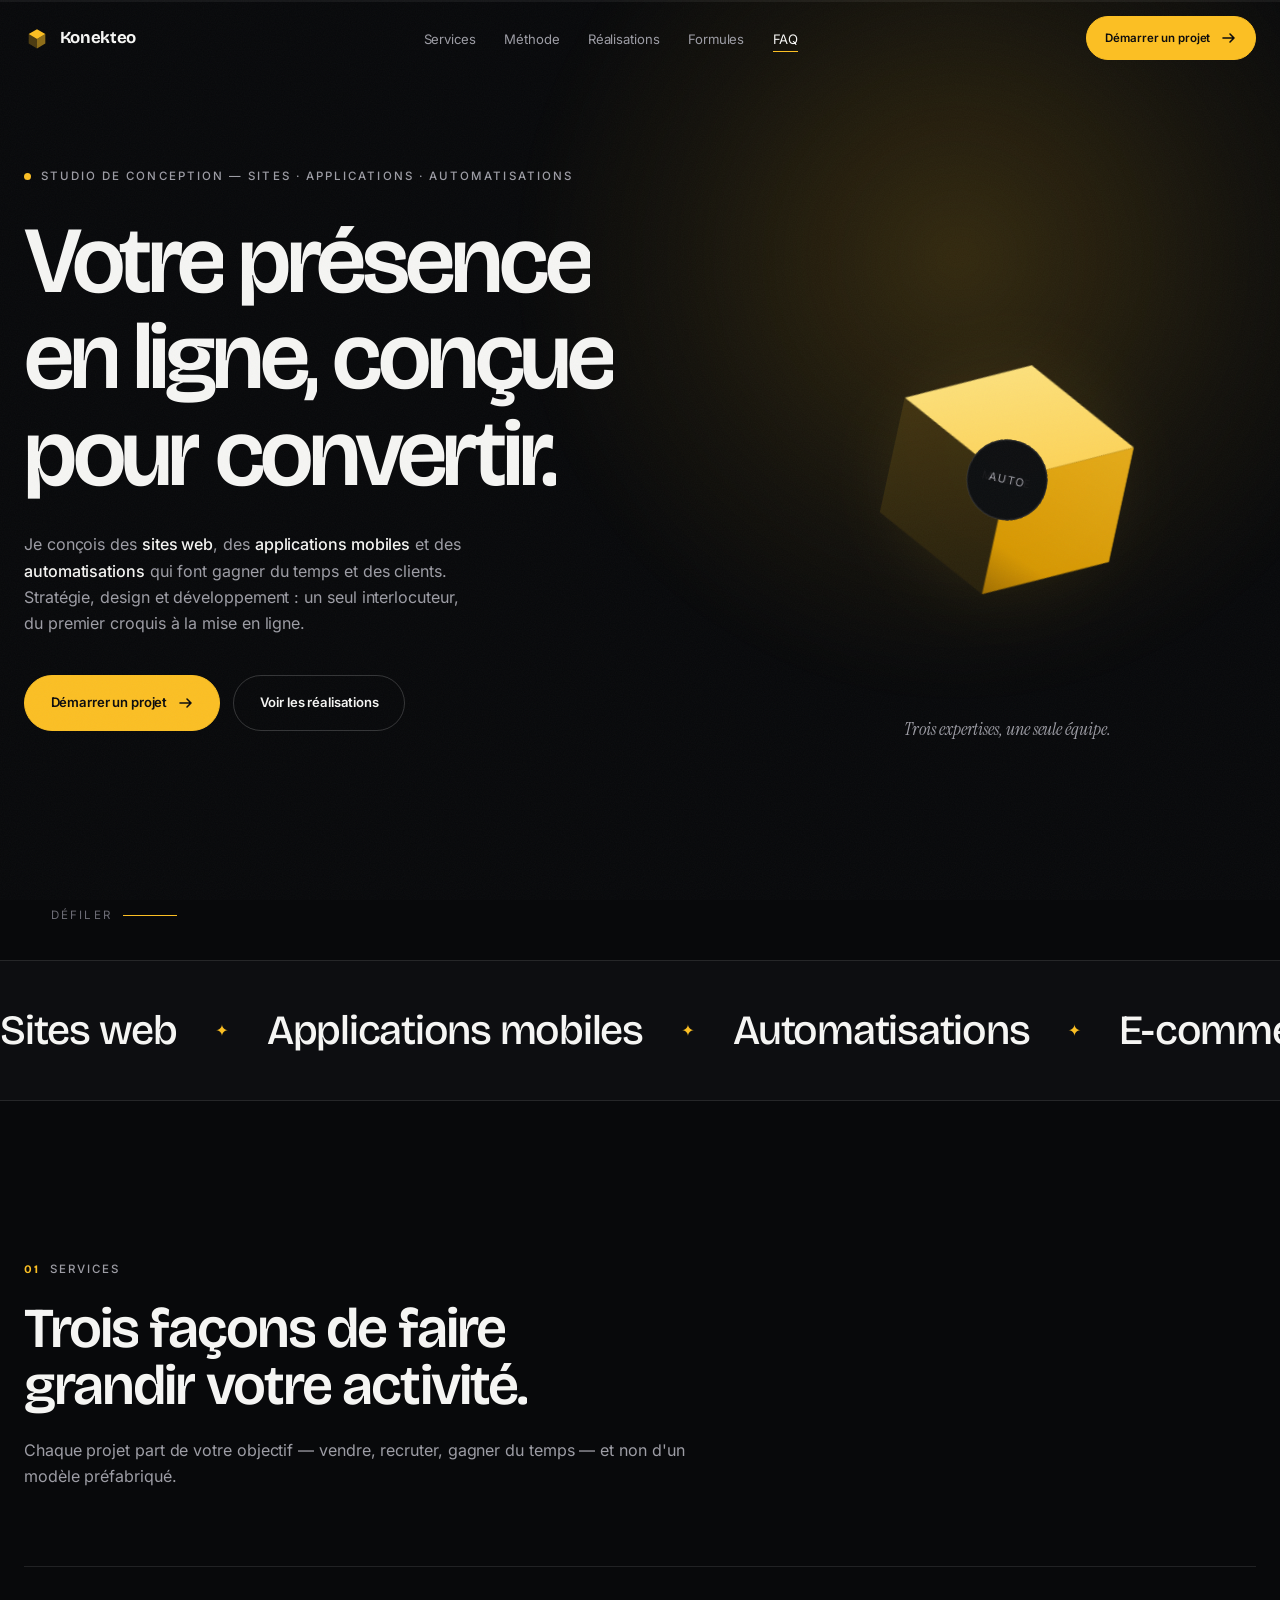
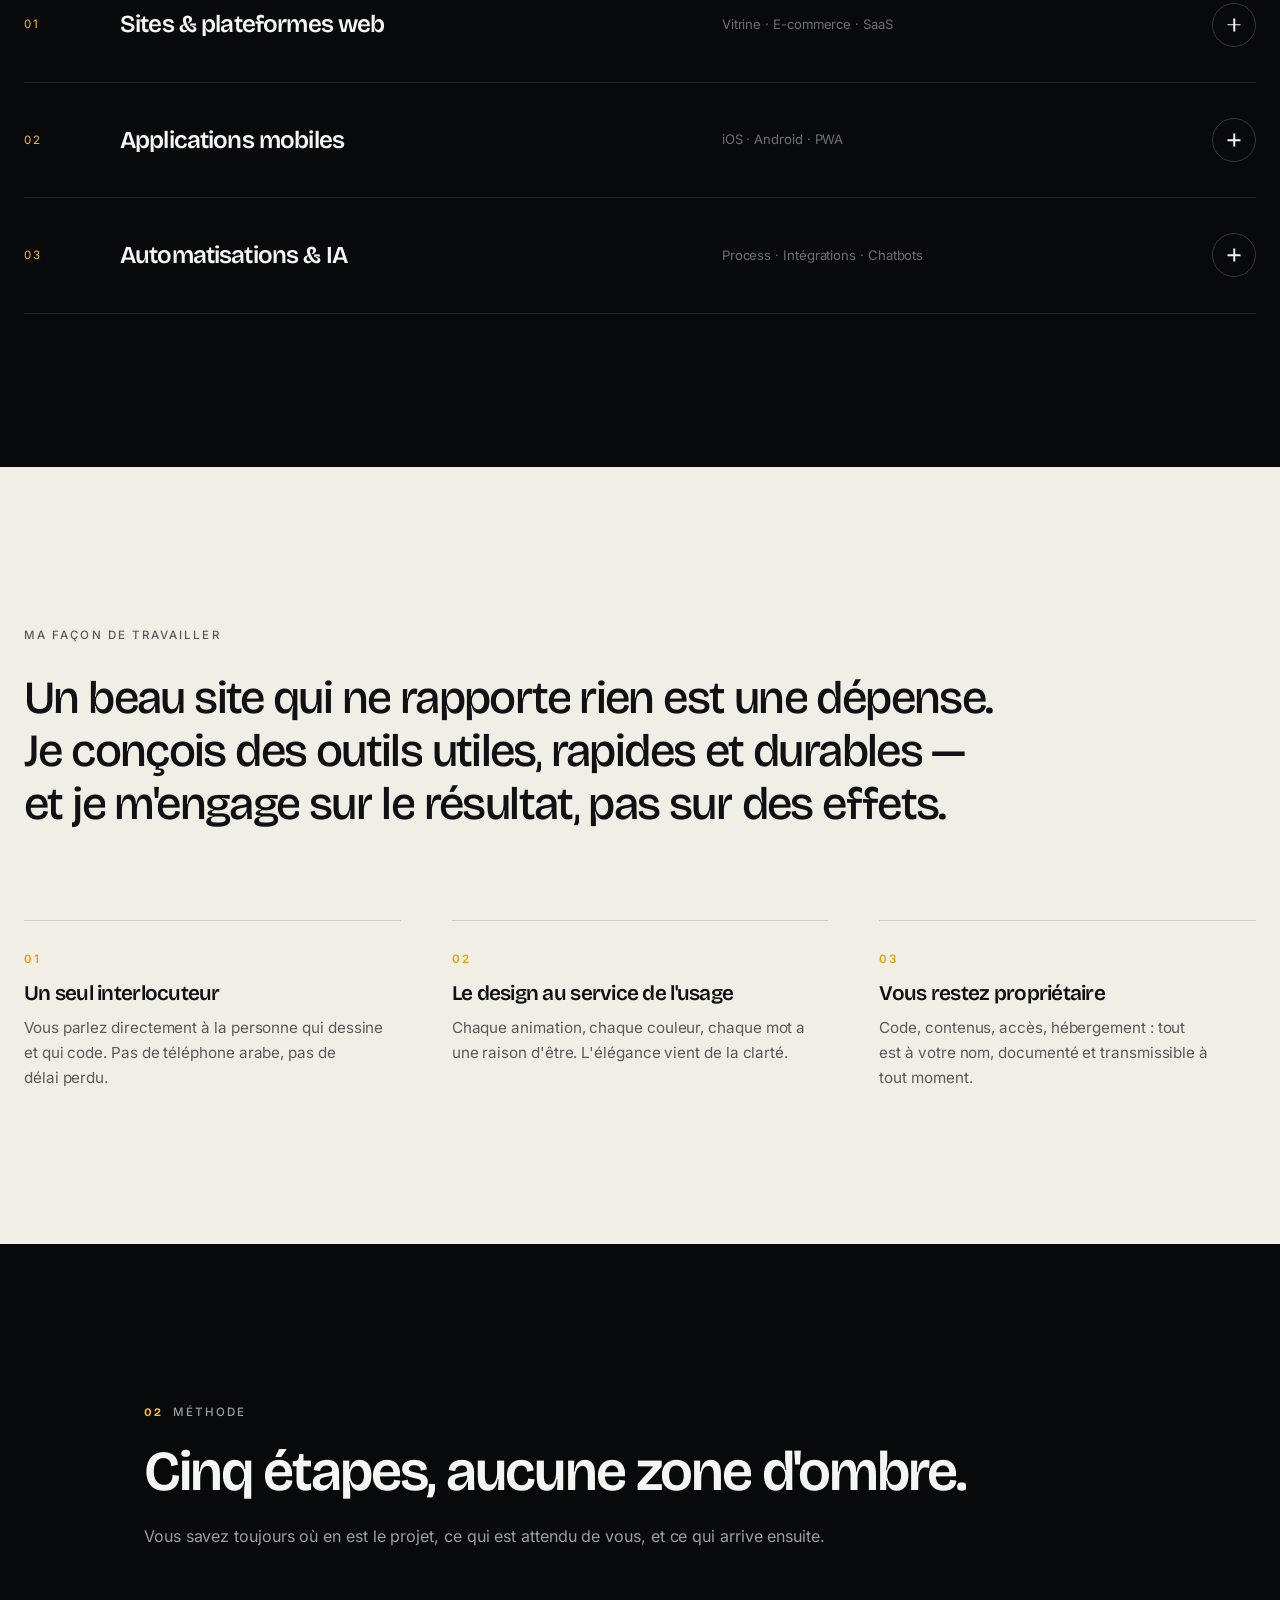
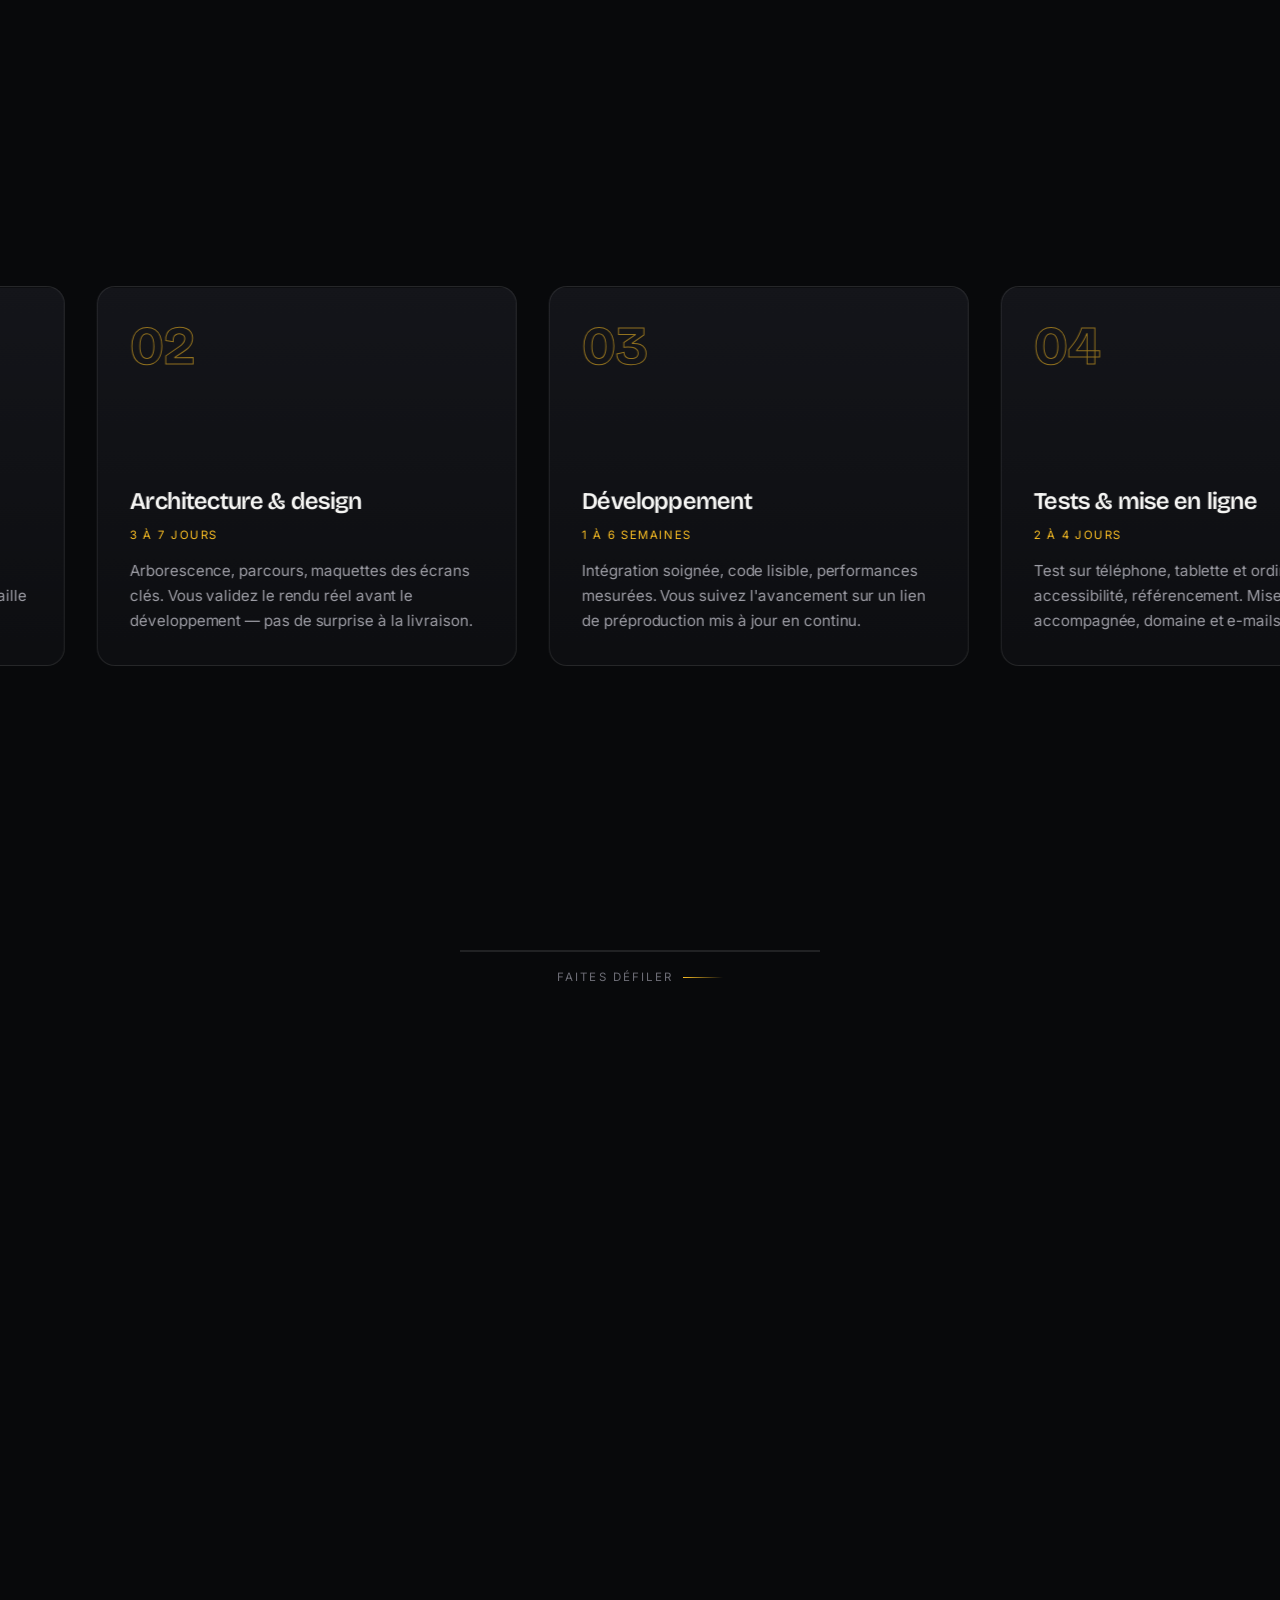
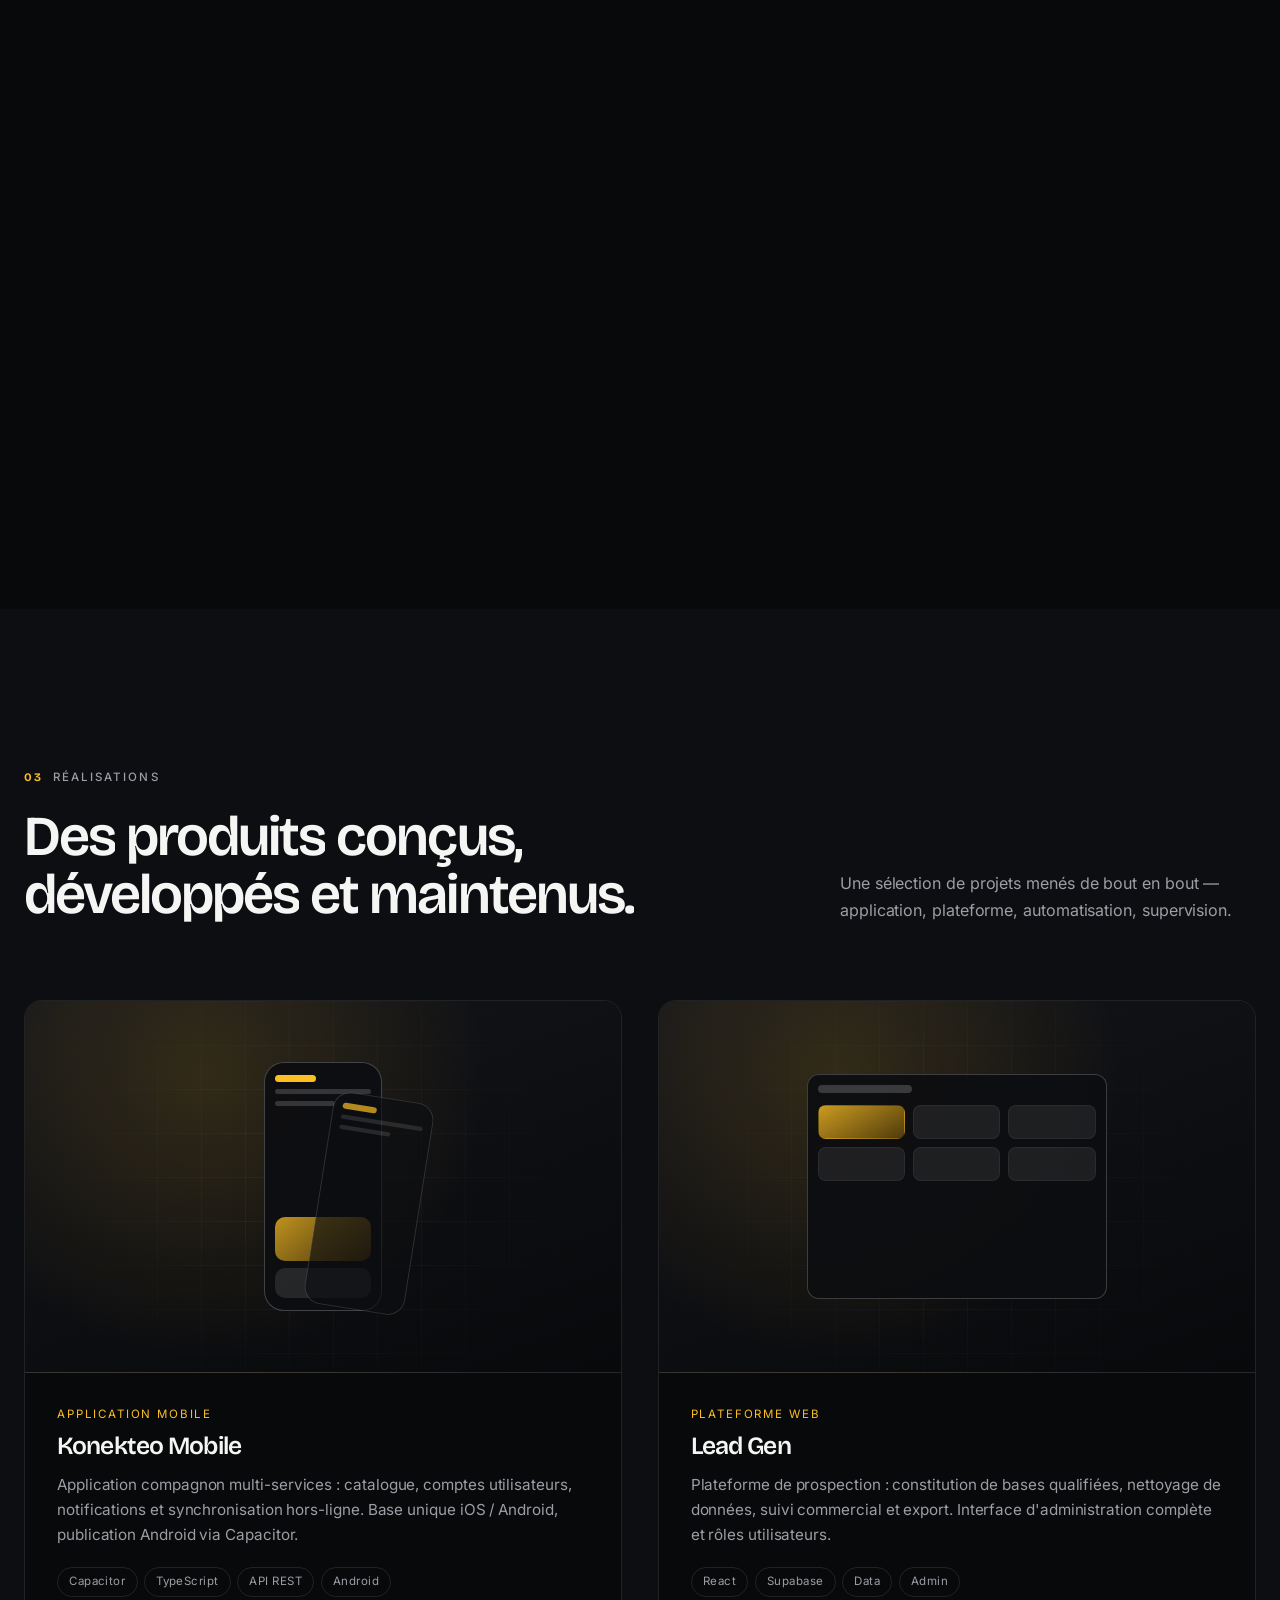
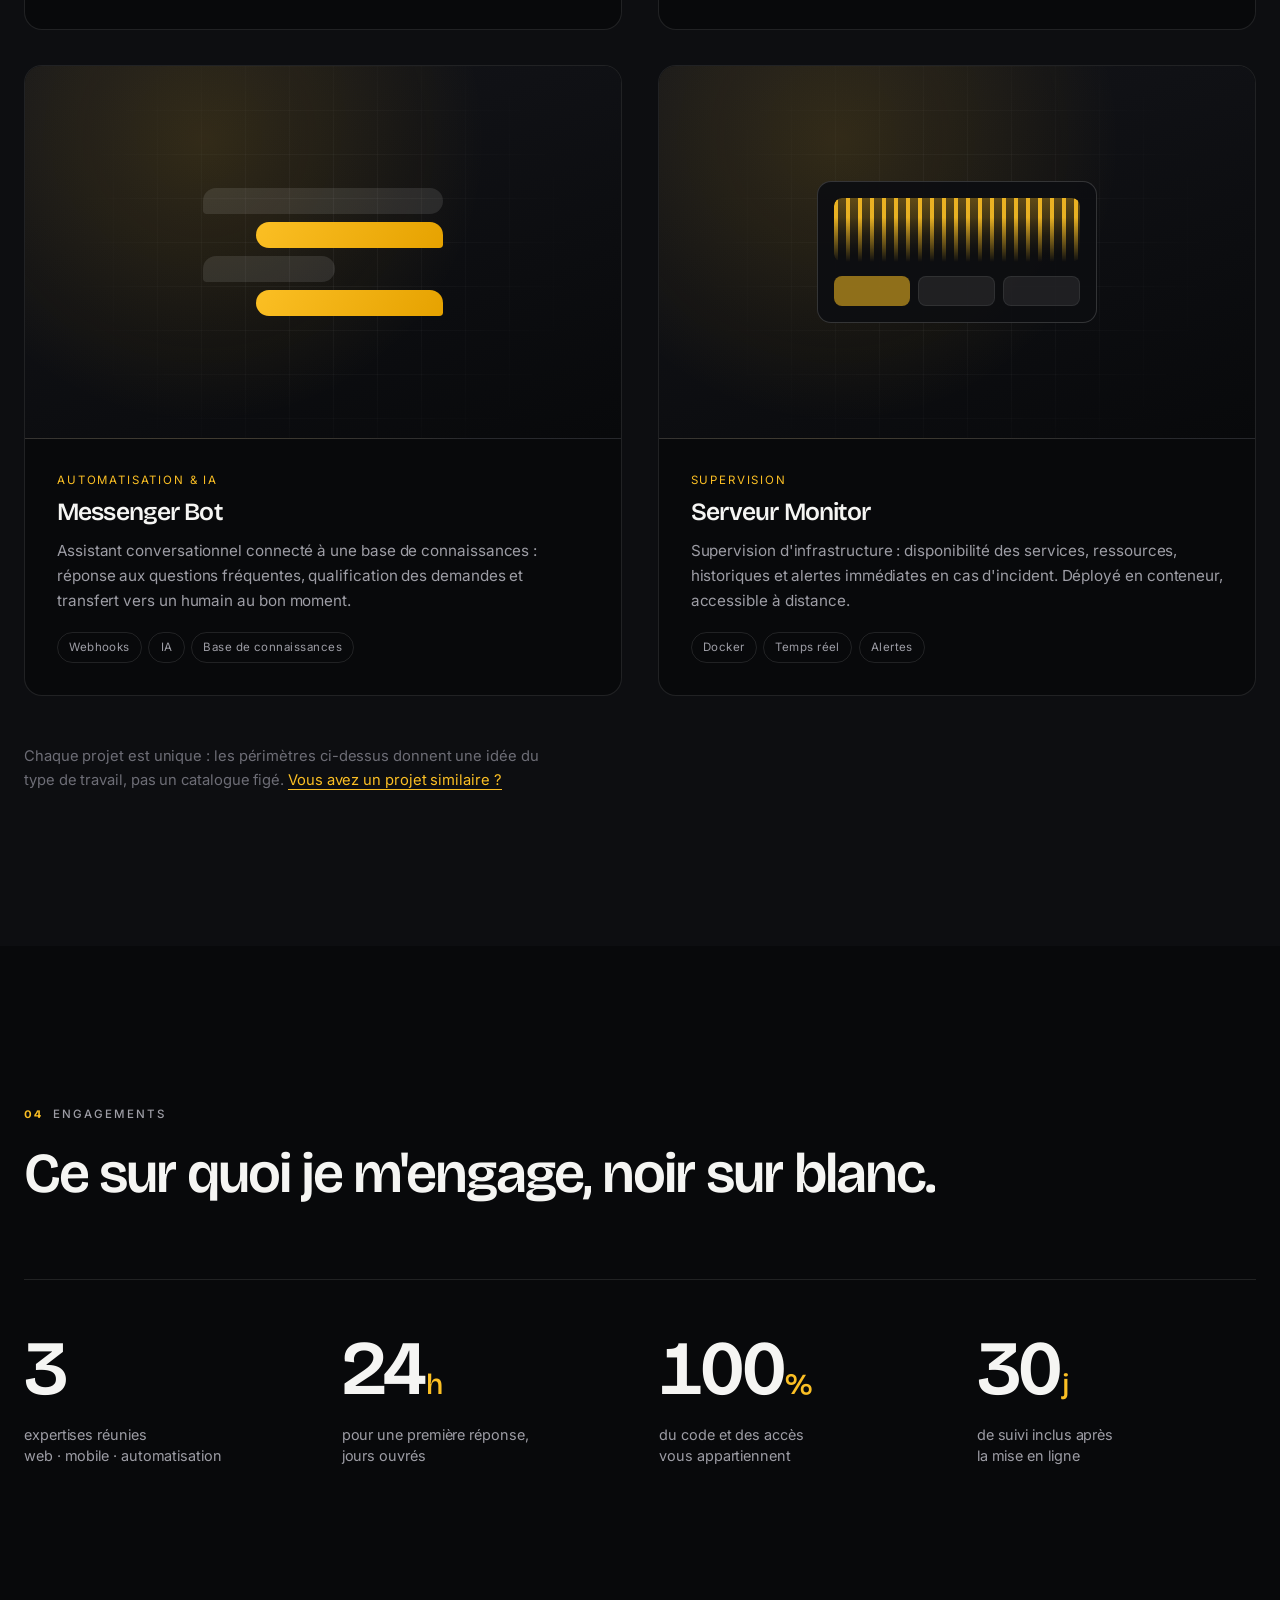
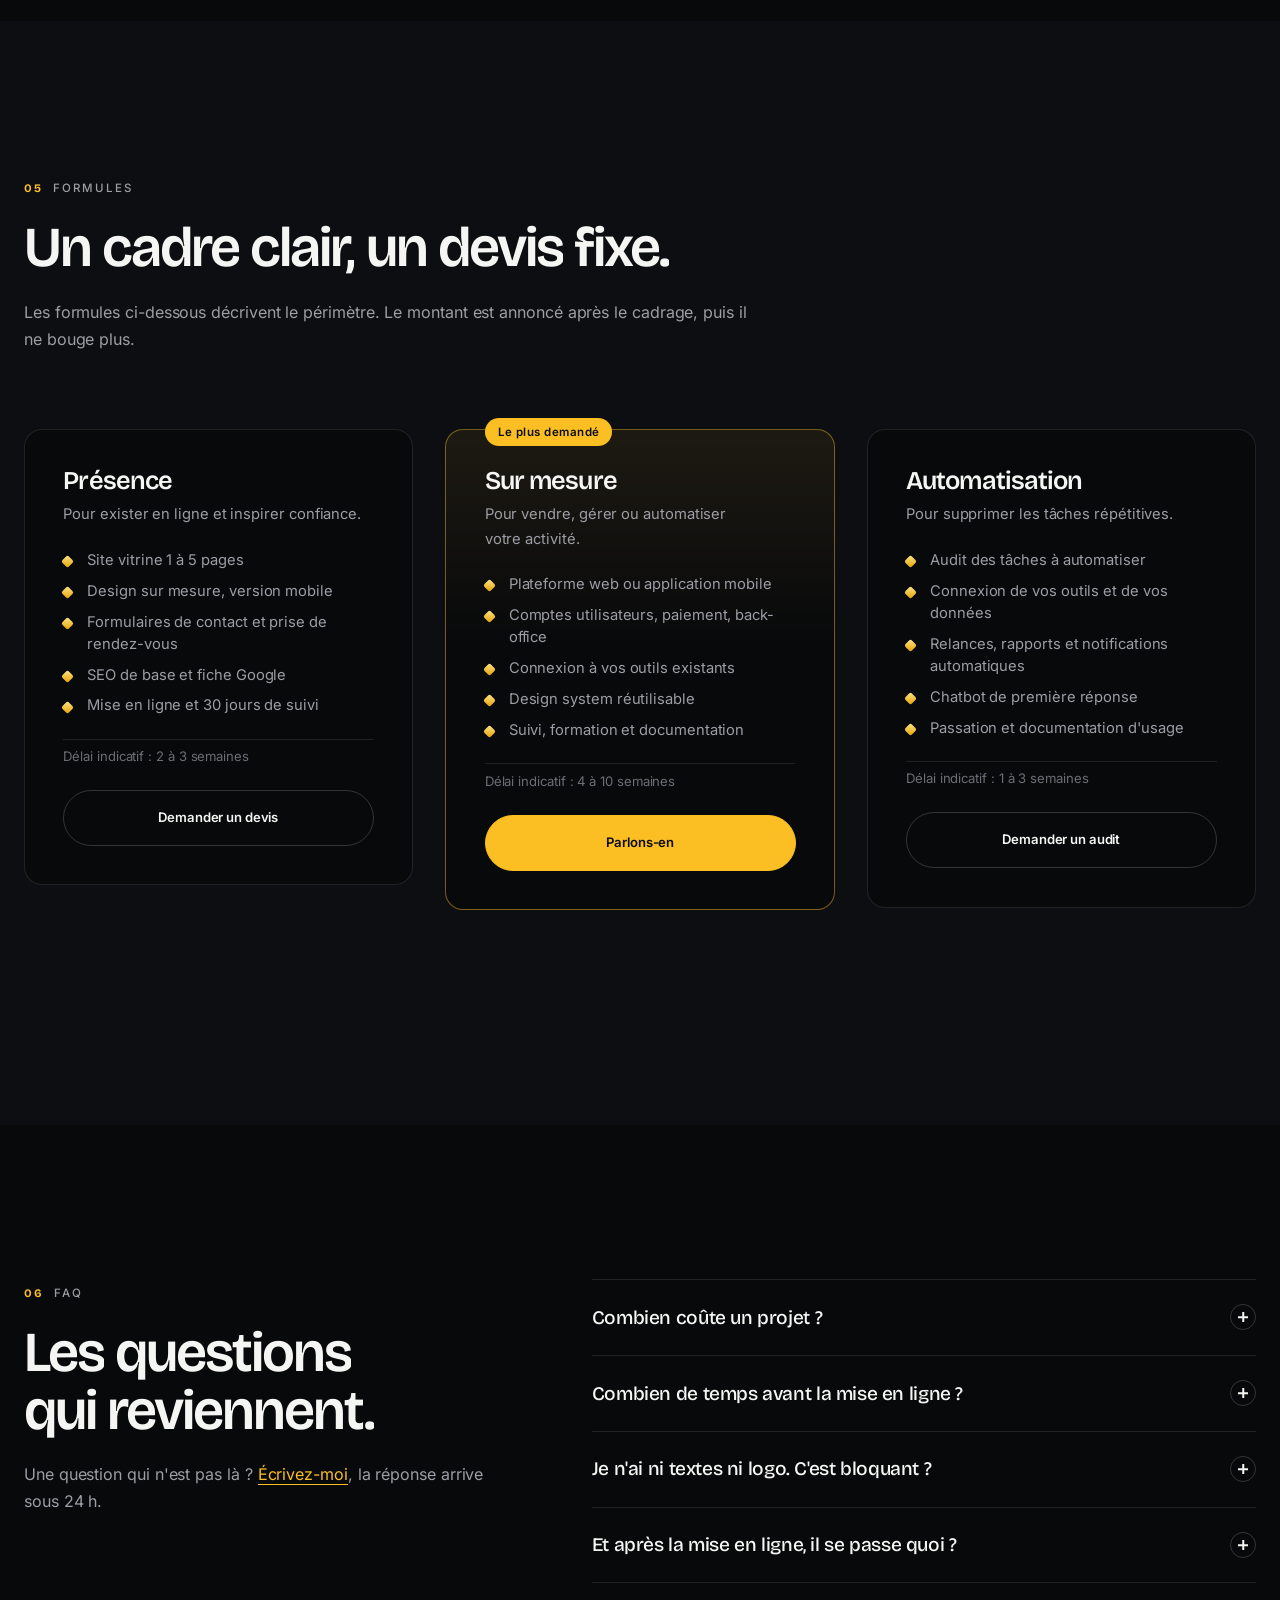
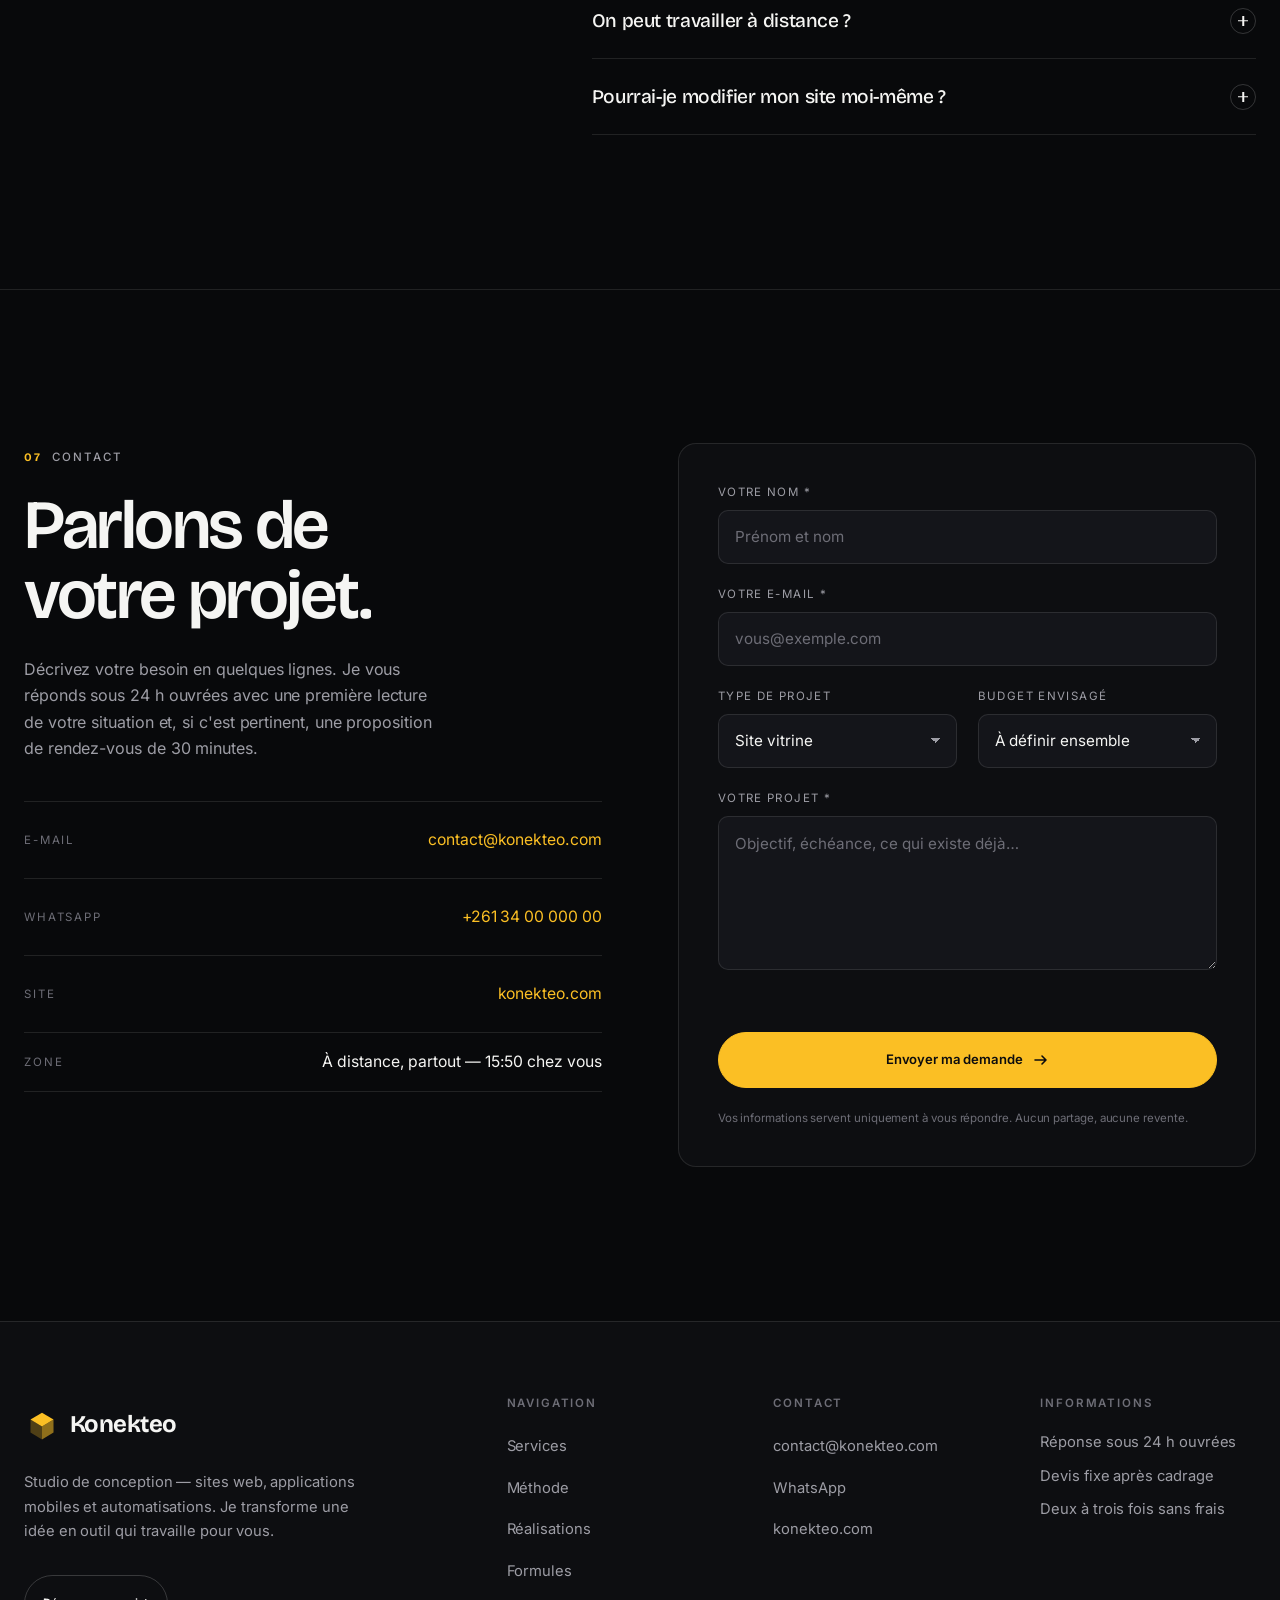
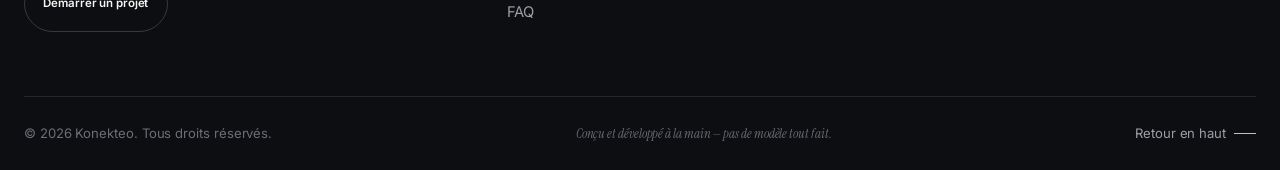
<file: index.html>
<!DOCTYPE html>
<html lang="fr" class="no-js">
<head>
<meta charset="utf-8">
<meta name="viewport" content="width=device-width, initial-scale=1, viewport-fit=cover">
<title>Konekteo — Création de sites web, applications mobiles &amp; automatisations</title>
<meta name="description" content="Studio de conception sur mesure : sites web qui convertissent, applications mobiles iOS/Android et automatisations métier. Un seul interlocuteur, de la stratégie au code, jusqu'à la mise en ligne.">
<meta name="theme-color" content="#0a0a0c">
<meta name="author" content="Konekteo">
<link rel="canonical" href="https://vitrine.konekteo.com/">

<!-- Partage social -->
<meta property="og:type" content="website">
<meta property="og:locale" content="fr_FR">
<meta property="og:site_name" content="Konekteo">
<meta property="og:url" content="https://vitrine.konekteo.com/">
<meta property="og:title" content="Konekteo — Sites, applications &amp; automatisations">
<meta property="og:description" content="Votre présence en ligne, conçue pour convertir. Design, développement et automatisation sur mesure.">
<meta property="og:image" content="https://vitrine.konekteo.com/assets/img/og.png">
<meta property="og:image:width" content="1200">
<meta property="og:image:height" content="630">
<meta property="og:image:alt" content="Konekteo — Sites, applications &amp; automatisations">
<meta name="twitter:card" content="summary_large_image">
<meta name="twitter:title" content="Konekteo — Sites, applications &amp; automatisations">
<meta name="twitter:description" content="Votre présence en ligne, conçue pour convertir.">
<meta name="twitter:image" content="https://vitrine.konekteo.com/assets/img/og.png">

<link rel="icon" href="favicon.svg" type="image/svg+xml">
<link rel="apple-touch-icon" href="favicon.svg">
<link rel="manifest" href="manifest.webmanifest">

<!-- Polices auto-hébergées : aucun appel à un CDN tiers -->
<link rel="preload" href="assets/fonts/bricolage-grotesque-normal-latin.woff2" as="font" type="font/woff2" crossorigin>
<link rel="preload" href="assets/fonts/inter-normal-latin.woff2" as="font" type="font/woff2" crossorigin>
<link rel="stylesheet" href="assets/fonts/fonts.css">
<link rel="stylesheet" href="assets/css/main.css">

<script>document.documentElement.className = 'js';</script>

<script type="application/ld+json">
{
  "@context": "https://schema.org",
  "@type": "ProfessionalService",
  "name": "Konekteo",
  "url": "https://vitrine.konekteo.com/",
  "image": "https://vitrine.konekteo.com/assets/img/og.png",
  "description": "Studio de conception de sites web, d'applications mobiles et d'automatisations métier.",
  "email": "contact@konekteo.com",
  "priceRange": "Sur devis",
  "areaServed": { "@type": "Place", "name": "Monde entier (à distance)" },
  "availableLanguage": ["fr", "en"],
  "knowsAbout": ["Création de site web", "Application mobile", "Automatisation", "UI/UX design", "Intégration API"],
  "hasOfferCatalog": {
    "@type": "OfferCatalog",
    "name": "Services Konekteo",
    "itemListElement": [
      { "@type": "Offer", "itemOffered": { "@type": "Service", "name": "Conception de sites & plateformes web" } },
      { "@type": "Offer", "itemOffered": { "@type": "Service", "name": "Applications mobiles iOS & Android" } },
      { "@type": "Offer", "itemOffered": { "@type": "Service", "name": "Automatisations métier & intégrations" } }
    ]
  }
}
</script>
</head>

<body>

<a class="skip-link" href="#contenu">Aller au contenu</a>

<!-- Voile de chargement -->
<div class="preloader" id="preloader" aria-hidden="true">
  <div class="preloader__inner">
    <span class="preloader__mark" aria-hidden="true">
      <svg viewBox="0 0 100 100" focusable="false"><polygon points="50,16 82,35 50,54 18,35"/><polygon points="82,35 82,71 50,90 50,54" opacity=".55"/><polygon points="18,35 50,54 50,90 18,71" opacity=".28"/></svg>
    </span>
    <span class="preloader__count" id="preloaderCount">0</span>
  </div>
  <div class="preloader__bar"><span id="preloaderBar"></span></div>
</div>

<div class="grain" aria-hidden="true"></div>
<div class="scroll-progress" aria-hidden="true"><span id="scrollBar"></span></div>

<!-- Curseur personnalisé (pointeur fin uniquement) -->
<div class="cursor" id="cursor" aria-hidden="true"><span class="cursor__label" id="cursorLabel"></span></div>

<header class="header" id="header">
  <div class="shell header__inner">
    <a class="brand" href="#hero" aria-label="Konekteo — retour en haut">
      <span class="brand__mark" aria-hidden="true">
        <svg viewBox="0 0 100 100" focusable="false"><polygon points="50,16 82,35 50,54 18,35"/><polygon points="82,35 82,71 50,90 50,54" opacity=".55"/><polygon points="18,35 50,54 50,90 18,71" opacity=".28"/></svg>
      </span>
      <span class="brand__name">Konekteo</span>
    </a>

    <nav class="nav" aria-label="Navigation principale">
      <ul class="nav__list">
        <li><a href="#services" data-nav>Services</a></li>
        <li><a href="#methode" data-nav>Méthode</a></li>
        <li><a href="#realisations" data-nav>Réalisations</a></li>
        <li><a href="#formules" data-nav>Formules</a></li>
        <li><a href="#faq" data-nav>FAQ</a></li>
      </ul>
    </nav>

    <div class="header__actions">
      <a class="btn btn--gold btn--sm" href="#contact" data-magnetic>
        <span>Démarrer un projet</span>
        <svg class="btn__arrow" viewBox="0 0 16 16" aria-hidden="true"><path d="M2 8h11M9 4l4 4-4 4" fill="none" stroke="currentColor" stroke-width="1.6" stroke-linecap="round" stroke-linejoin="round"/></svg>
      </a>
      <button class="burger" id="burger" type="button" aria-expanded="false" aria-controls="menu" aria-label="Ouvrir le menu">
        <span></span><span></span>
      </button>
    </div>
  </div>
</header>

<!-- Menu plein écran (mobile / tablette) -->
<div class="menu" id="menu" hidden>
  <nav class="menu__nav" aria-label="Navigation mobile">
    <ul>
      <li><a href="#services" data-menu-link><span class="menu__num">01</span> Services</a></li>
      <li><a href="#methode" data-menu-link><span class="menu__num">02</span> Méthode</a></li>
      <li><a href="#realisations" data-menu-link><span class="menu__num">03</span> Réalisations</a></li>
      <li><a href="#formules" data-menu-link><span class="menu__num">04</span> Formules</a></li>
      <li><a href="#faq" data-menu-link><span class="menu__num">05</span> FAQ</a></li>
      <li><a href="#contact" data-menu-link><span class="menu__num">06</span> Contact</a></li>
    </ul>
  </nav>
  <div class="menu__foot">
    <a href="mailto:contact@konekteo.com">contact@konekteo.com</a>
    <p>Sites · Applications · Automatisations</p>
  </div>
</div>

<main id="contenu">

  <!-- ============================ HERO ============================ -->
  <section class="hero" id="hero">
    <div class="hero__glow" aria-hidden="true"></div>

    <div class="shell hero__grid">
      <div class="hero__copy">
        <p class="eyebrow" data-reveal="fade">
          <span class="dot" aria-hidden="true"></span>
          Studio de conception — Sites · Applications · Automatisations
        </p>

        <h1 class="hero__title" data-split data-split-delay="60">
          Votre présence en ligne, conçue pour convertir.
        </h1>

        <p class="hero__lead" data-reveal="fade" data-delay="1">
          Je conçois des <strong>sites web</strong>, des <strong>applications mobiles</strong> et des
          <strong>automatisations</strong> qui font gagner du temps et des clients. Stratégie, design et
          développement : un seul interlocuteur, du premier croquis à la mise en ligne.
        </p>

        <div class="hero__cta" data-reveal="fade" data-delay="2">
          <a class="btn btn--gold" href="#contact" data-magnetic data-cursor="Écrire">
            <span>Démarrer un projet</span>
            <svg class="btn__arrow" viewBox="0 0 16 16" aria-hidden="true"><path d="M2 8h11M9 4l4 4-4 4" fill="none" stroke="currentColor" stroke-width="1.6" stroke-linecap="round" stroke-linejoin="round"/></svg>
          </a>
          <a class="btn btn--ghost" href="#realisations" data-magnetic data-cursor="Voir">
            <span>Voir les réalisations</span>
          </a>
        </div>

        <dl class="hero__facts" data-reveal="fade" data-delay="3">
          <div><dt>Réponse</dt><dd>sous 24 h</dd></div>
          <div><dt>Devis</dt><dd>fixe &amp; détaillé</dd></div>
          <div><dt>Code</dt><dd>100 % à vous</dd></div>
        </dl>
      </div>

      <div class="hero__visual" data-reveal="fade" data-delay="2" aria-hidden="true">
        <div class="stage" id="stage">
          <div class="cube">
            <span class="cube__face cube__face--top"></span>
            <span class="cube__face cube__face--left"></span>
            <span class="cube__face cube__face--right"></span>
          </div>
          <span class="orbit orbit--1"><i>Web</i></span>
          <span class="orbit orbit--2"><i>Mobile</i></span>
          <span class="orbit orbit--3"><i>Auto</i></span>
        </div>
        <p class="hero__visual-note">Trois expertises, une seule équipe.</p>
      </div>
    </div>

    <a class="hero__scroll" href="#services" data-cursor="Défiler">
      <span>Défiler</span>
      <i aria-hidden="true"></i>
    </a>
  </section>

  <!-- ============================ BANDEAU ============================ -->
  <div class="band" aria-hidden="true">
    <div class="band__track" data-marquee>
      <span>Sites web</span><i>✦</i><span>Applications mobiles</span><i>✦</i><span>Automatisations</span><i>✦</i>
      <span>E-commerce</span><i>✦</i><span>UI / UX design</span><i>✦</i><span>API &amp; intégrations</span><i>✦</i>
      <span>Sites web</span><i>✦</i><span>Applications mobiles</span><i>✦</i><span>Automatisations</span><i>✦</i>
      <span>E-commerce</span><i>✦</i><span>UI / UX design</span><i>✦</i><span>API &amp; intégrations</span><i>✦</i>
    </div>
  </div>

  <!-- ============================ SERVICES ============================ -->
  <section class="section services" id="services">
    <div class="shell">
      <header class="section__head">
        <p class="eyebrow" data-reveal="fade"><span class="num">01</span> Services</p>
        <h2 class="section__title" data-split>Trois façons de faire grandir votre activité.</h2>
        <p class="section__lead" data-reveal="fade" data-delay="1">
          Chaque projet part de votre objectif — vendre, recruter, gagner du temps — et non d'un modèle préfabriqué.
        </p>
      </header>

      <div class="services__list">
        <article class="service" data-service data-reveal="fade">
          <div class="service__head">
            <span class="service__num">01</span>
            <h3 class="service__title">Sites &amp; plateformes web</h3>
            <p class="service__tag">Vitrine · E-commerce · SaaS</p>
            <button class="service__toggle" type="button" aria-expanded="false" aria-controls="svc-web"><span class="sr-only">Afficher le détail : Sites &amp; plateformes web</span><i aria-hidden="true"></i><i aria-hidden="true"></i></button>
          </div>
          <div class="service__body" id="svc-web">
            <div class="service__inner">
              <p class="service__text">
                Un site rapide, lisible et pensé pour convertir : structure claire, textes qui parlent à vos clients,
                parcours sans friction. Idéal pour une vitrine qui inspire confiance, une boutique en ligne ou une
                plateforme métier sur mesure.
              </p>
              <ul class="ticks">
                <li>Design sur mesure, charte graphique complète</li>
                <li>Développement performant (Next.js / Astro / WordPress)</li>
                <li>Rédaction assistée et optimisation SEO technique</li>
                <li>Espace d'administration simple pour vos contenus</li>
                <li>Mesure d'audience respectueuse de la vie privée</li>
              </ul>
              <p class="service__meta"><span>Délai courant</span> 2 à 6 semaines</p>
            </div>
          </div>
        </article>

        <article class="service" data-service data-reveal="fade" data-delay="1">
          <div class="service__head">
            <span class="service__num">02</span>
            <h3 class="service__title">Applications mobiles</h3>
            <p class="service__tag">iOS · Android · PWA</p>
            <button class="service__toggle" type="button" aria-expanded="false" aria-controls="svc-mobile"><span class="sr-only">Afficher le détail : Applications mobiles</span><i aria-hidden="true"></i><i aria-hidden="true"></i></button>
          </div>
          <div class="service__body" id="svc-mobile">
            <div class="service__inner">
              <p class="service__text">
                Une application que vos utilisateurs gardent sur leur écran d'accueil : fluide, hors-ligne quand il
                faut, et connectée à vos outils. Je gère aussi la publication sur les stores et les mises à jour.
              </p>
              <ul class="ticks">
                <li>Prototype cliquable avant la première ligne de code</li>
                <li>Une base de code pour iOS et Android (React Native / Capacitor)</li>
                <li>Notifications, paiement, comptes et synchronisation</li>
                <li>Publication App Store &amp; Google Play accompagnée</li>
                <li>Back-office pour piloter le contenu et les utilisateurs</li>
              </ul>
              <p class="service__meta"><span>Délai courant</span> 4 à 10 semaines</p>
            </div>
          </div>
        </article>

        <article class="service" data-service data-reveal="fade" data-delay="2">
          <div class="service__head">
            <span class="service__num">03</span>
            <h3 class="service__title">Automatisations &amp; IA</h3>
            <p class="service__tag">Process · Intégrations · Chatbots</p>
            <button class="service__toggle" type="button" aria-expanded="false" aria-controls="svc-auto"><span class="sr-only">Afficher le détail : Automatisations &amp; IA</span><i aria-hidden="true"></i><i aria-hidden="true"></i></button>
          </div>
          <div class="service__body" id="svc-auto">
            <div class="service__inner">
              <p class="service__text">
                Vos outils ne se parlent pas, et vos équipes recopient les mêmes informations dix fois par jour.
                Je relie tout cela : devis, factures, relances, messagerie, tableaux de bord — sans embaucher.
              </p>
              <ul class="ticks">
                <li>Connexion de vos outils existants (CRM, tableur, e-mail, WhatsApp)</li>
                <li>Rapports et relances automatiques, zéro copier-coller</li>
                <li>Chatbot de qualification et réponse aux questions fréquentes</li>
                <li>Tableau de bord unique pour suivre l'activité en temps réel</li>
                <li>Documentation et passation pour rester autonome</li>
              </ul>
              <p class="service__meta"><span>Délai courant</span> 1 à 3 semaines</p>
            </div>
          </div>
        </article>
      </div>
    </div>
  </section>

  <!-- ============================ MANIFESTE ============================ -->
  <section class="section manifesto" id="manifeste">
    <div class="shell">
      <p class="eyebrow eyebrow--dark" data-reveal="fade">Ma façon de travailler</p>
      <p class="manifesto__text" data-split data-split-delay="26">
        Un beau site qui ne rapporte rien est une dépense. Je conçois des outils utiles,
        rapides et durables — et je m'engage sur le résultat, pas sur des effets.
      </p>

      <div class="pillars">
        <div class="pillar" data-reveal="fade">
          <span class="pillar__num">01</span>
          <h3>Un seul interlocuteur</h3>
          <p>Vous parlez directement à la personne qui dessine et qui code. Pas de téléphone arabe, pas de délai perdu.</p>
        </div>
        <div class="pillar" data-reveal="fade" data-delay="1">
          <span class="pillar__num">02</span>
          <h3>Le design au service de l'usage</h3>
          <p>Chaque animation, chaque couleur, chaque mot a une raison d'être. L'élégance vient de la clarté.</p>
        </div>
        <div class="pillar" data-reveal="fade" data-delay="2">
          <span class="pillar__num">03</span>
          <h3>Vous restez propriétaire</h3>
          <p>Code, contenus, accès, hébergement : tout est à votre nom, documenté et transmissible à tout moment.</p>
        </div>
      </div>
    </div>
  </section>

  <!-- ============================ MÉTHODE ============================ -->
  <section class="section process" id="methode">
    <div class="shell section__head">
      <p class="eyebrow" data-reveal="fade"><span class="num">02</span> Méthode</p>
      <h2 class="section__title" data-split>Cinq étapes, aucune zone d'ombre.</h2>
      <p class="section__lead" data-reveal="fade" data-delay="1">
        Vous savez toujours où en est le projet, ce qui est attendu de vous, et ce qui arrive ensuite.
      </p>
    </div>

    <div class="rail" id="rail">
      <div class="rail__viewport">
        <div class="rail__track" id="railTrack">
          <article class="step">
            <span class="step__num">01</span>
            <h3 class="step__title">Cadrage</h3>
            <p class="step__time">30 min · offert</p>
            <p class="step__text">On clarifie votre objectif, votre cible et vos contraintes. Vous repartez avec une recommandation écrite, même si l'on ne travaille pas ensemble.</p>
          </article>
          <article class="step">
            <span class="step__num">02</span>
            <h3 class="step__title">Architecture &amp; design</h3>
            <p class="step__time">3 à 7 jours</p>
            <p class="step__text">Arborescence, parcours, maquettes des écrans clés. Vous validez le rendu réel avant le développement — pas de surprise à la livraison.</p>
          </article>
          <article class="step">
            <span class="step__num">03</span>
            <h3 class="step__title">Développement</h3>
            <p class="step__time">1 à 6 semaines</p>
            <p class="step__text">Intégration soignée, code lisible, performances mesurées. Vous suivez l'avancement sur un lien de préproduction mis à jour en continu.</p>
          </article>
          <article class="step">
            <span class="step__num">04</span>
            <h3 class="step__title">Tests &amp; mise en ligne</h3>
            <p class="step__time">2 à 4 jours</p>
            <p class="step__text">Test sur téléphone, tablette et ordinateur, vitesse, accessibilité, référencement. Mise en ligne accompagnée, domaine et e-mails configurés.</p>
          </article>
          <article class="step">
            <span class="step__num">05</span>
            <h3 class="step__title">Suivi</h3>
            <p class="step__time">30 jours inclus</p>
            <p class="step__text">Corrections, ajustements et formation à votre espace d'administration. Ensuite, maintenance légère ou évolutions, à la demande.</p>
          </article>
        </div>
      </div>
      <div class="rail__bar" aria-hidden="true"><span id="railBar"></span></div>
      <p class="rail__hint" aria-hidden="true">Faites défiler <i></i></p>
    </div>
  </section>

  <!-- ============================ RÉALISATIONS ============================ -->
  <section class="section work" id="realisations">
    <div class="shell">
      <header class="section__head section__head--row">
        <div>
          <p class="eyebrow" data-reveal="fade"><span class="num">03</span> Réalisations</p>
          <h2 class="section__title" data-split>Des produits conçus, développés et maintenus.</h2>
        </div>
        <p class="section__lead" data-reveal="fade" data-delay="1">
          Une sélection de projets menés de bout en bout — application, plateforme, automatisation, supervision.
        </p>
      </header>

      <div class="cases">
        <article class="case" data-reveal="fade" data-cursor="Voir">
          <div class="case__visual case__visual--app" aria-hidden="true">
            <span class="mock mock--phone">
              <i class="mock__bar"></i><i class="mock__row"></i><i class="mock__row mock__row--short"></i>
              <i class="mock__tile"></i><i class="mock__tile mock__tile--2"></i>
            </span>
            <span class="mock mock--phone mock--phone-2">
              <i class="mock__bar"></i><i class="mock__row"></i><i class="mock__row mock__row--short"></i>
            </span>
          </div>
          <div class="case__body">
            <p class="case__tag">Application mobile</p>
            <h3 class="case__title">Konekteo Mobile</h3>
            <p class="case__text">Application compagnon multi-services : catalogue, comptes utilisateurs, notifications et synchronisation hors-ligne. Base unique iOS / Android, publication Android via Capacitor.</p>
            <ul class="pills"><li>Capacitor</li><li>TypeScript</li><li>API REST</li><li>Android</li></ul>
          </div>
        </article>

        <article class="case" data-reveal="fade" data-delay="1" data-cursor="Voir">
          <div class="case__visual case__visual--web" aria-hidden="true">
            <span class="mock mock--window">
              <i class="mock__chrome"></i>
              <span class="mock__grid"><i></i><i></i><i></i><i></i><i></i><i></i></span>
            </span>
          </div>
          <div class="case__body">
            <p class="case__tag">Plateforme web</p>
            <h3 class="case__title">Lead Gen</h3>
            <p class="case__text">Plateforme de prospection : constitution de bases qualifiées, nettoyage de données, suivi commercial et export. Interface d'administration complète et rôles utilisateurs.</p>
            <ul class="pills"><li>React</li><li>Supabase</li><li>Data</li><li>Admin</li></ul>
          </div>
        </article>

        <article class="case" data-reveal="fade" data-delay="2" data-cursor="Voir">
          <div class="case__visual case__visual--bot" aria-hidden="true">
            <span class="mock mock--chat">
              <i class="mock__bubble"></i>
              <i class="mock__bubble mock__bubble--out"></i>
              <i class="mock__bubble mock__bubble--short"></i>
              <i class="mock__bubble mock__bubble--out"></i>
            </span>
          </div>
          <div class="case__body">
            <p class="case__tag">Automatisation &amp; IA</p>
            <h3 class="case__title">Messenger Bot</h3>
            <p class="case__text">Assistant conversationnel connecté à une base de connaissances : réponse aux questions fréquentes, qualification des demandes et transfert vers un humain au bon moment.</p>
            <ul class="pills"><li>Webhooks</li><li>IA</li><li>Base de connaissances</li></ul>
          </div>
        </article>

        <article class="case" data-reveal="fade" data-delay="3" data-cursor="Voir">
          <div class="case__visual case__visual--ops" aria-hidden="true">
            <span class="mock mock--dash">
              <i class="mock__spark"></i>
              <span class="mock__gauges"><i></i><i></i><i></i></span>
            </span>
          </div>
          <div class="case__body">
            <p class="case__tag">Supervision</p>
            <h3 class="case__title">Serveur Monitor</h3>
            <p class="case__text">Supervision d'infrastructure : disponibilité des services, ressources, historiques et alertes immédiates en cas d'incident. Déployé en conteneur, accessible à distance.</p>
            <ul class="pills"><li>Docker</li><li>Temps réel</li><li>Alertes</li></ul>
          </div>
        </article>
      </div>

      <p class="work__note" data-reveal="fade">
        Chaque projet est unique : les périmètres ci-dessus donnent une idée du type de travail, pas un catalogue figé.
        <a href="#contact" data-cursor="Écrire">Vous avez un projet similaire ?</a>
      </p>
    </div>
  </section>

  <!-- ============================ CHIFFRES / ENGAGEMENTS ============================ -->
  <section class="section numbers" id="engagements">
    <div class="shell">
      <header class="section__head">
        <p class="eyebrow" data-reveal="fade"><span class="num">04</span> Engagements</p>
        <h2 class="section__title" data-split>Ce sur quoi je m'engage, noir sur blanc.</h2>
      </header>
      <div class="numbers__grid">
        <div class="number" data-reveal="fade">
          <p class="number__value"><span data-count="3">3</span></p>
          <p class="number__label">expertises réunies<br>web · mobile · automatisation</p>
        </div>
        <div class="number" data-reveal="fade" data-delay="1">
          <p class="number__value"><span data-count="24">24</span><small>h</small></p>
          <p class="number__label">pour une première réponse,<br>jours ouvrés</p>
        </div>
        <div class="number" data-reveal="fade" data-delay="2">
          <p class="number__value"><span data-count="100">100</span><small>%</small></p>
          <p class="number__label">du code et des accès<br>vous appartiennent</p>
        </div>
        <div class="number" data-reveal="fade" data-delay="3">
          <p class="number__value"><span data-count="30">30</span><small>j</small></p>
          <p class="number__label">de suivi inclus après<br>la mise en ligne</p>
        </div>
      </div>
    </div>
  </section>

  <!-- ============================ FORMULES ============================ -->
  <section class="section plans" id="formules">
    <div class="shell">
      <header class="section__head">
        <p class="eyebrow" data-reveal="fade"><span class="num">05</span> Formules</p>
        <h2 class="section__title" data-split>Un cadre clair, un devis fixe.</h2>
        <p class="section__lead" data-reveal="fade" data-delay="1">
          Les formules ci-dessous décrivent le périmètre. Le montant est annoncé après le cadrage, puis il ne bouge plus.
        </p>
      </header>

      <div class="plans__grid">
        <article class="plan" data-reveal="fade">
          <header>
            <h3>Présence</h3>
            <p class="plan__for">Pour exister en ligne et inspirer confiance.</p>
          </header>
          <ul class="ticks">
            <li>Site vitrine 1 à 5 pages</li>
            <li>Design sur mesure, version mobile</li>
            <li>Formulaires de contact et prise de rendez-vous</li>
            <li>SEO de base et fiche Google</li>
            <li>Mise en ligne et 30 jours de suivi</li>
          </ul>
          <p class="plan__foot">Délai indicatif : 2 à 3 semaines</p>
          <a class="btn btn--ghost btn--wide" href="#contact" data-magnetic data-cursor="Écrire">Demander un devis</a>
        </article>

        <article class="plan plan--featured" data-reveal="fade" data-delay="1">
          <span class="plan__badge">Le plus demandé</span>
          <header>
            <h3>Sur mesure</h3>
            <p class="plan__for">Pour vendre, gérer ou automatiser votre activité.</p>
          </header>
          <ul class="ticks">
            <li>Plateforme web ou application mobile</li>
            <li>Comptes utilisateurs, paiement, back-office</li>
            <li>Connexion à vos outils existants</li>
            <li>Design system réutilisable</li>
            <li>Suivi, formation et documentation</li>
          </ul>
          <p class="plan__foot">Délai indicatif : 4 à 10 semaines</p>
          <a class="btn btn--gold btn--wide" href="#contact" data-magnetic data-cursor="Écrire">Parlons-en</a>
        </article>

        <article class="plan" data-reveal="fade" data-delay="2">
          <header>
            <h3>Automatisation</h3>
            <p class="plan__for">Pour supprimer les tâches répétitives.</p>
          </header>
          <ul class="ticks">
            <li>Audit des tâches à automatiser</li>
            <li>Connexion de vos outils et de vos données</li>
            <li>Relances, rapports et notifications automatiques</li>
            <li>Chatbot de première réponse</li>
            <li>Passation et documentation d'usage</li>
          </ul>
          <p class="plan__foot">Délai indicatif : 1 à 3 semaines</p>
          <a class="btn btn--ghost btn--wide" href="#contact" data-magnetic data-cursor="Écrire">Demander un audit</a>
        </article>
      </div>

      <p class="plans__note" data-reveal="fade">
        Paiement en deux ou trois fois possible · Hébergement et nom de domaine à votre nom · Devis détaillé avant tout démarrage.
      </p>
    </div>
  </section>

  <!-- ============================ FAQ ============================ -->
  <section class="section faq" id="faq">
    <div class="shell faq__grid">
      <header class="faq__head">
        <p class="eyebrow" data-reveal="fade"><span class="num">06</span> FAQ</p>
        <h2 class="section__title" data-split>Les questions qui reviennent.</h2>
        <p class="section__lead" data-reveal="fade" data-delay="1">
          Une question qui n'est pas là ? <a href="#contact" data-cursor="Écrire">Écrivez-moi</a>, la réponse arrive sous 24 h.
        </p>
      </header>

      <div class="faq__list">
        <details class="qa" data-reveal="fade" name="faq">
          <summary><span>Combien coûte un projet ?</span><i aria-hidden="true"></i></summary>
          <div class="qa__body"><p>Le tarif dépend du périmètre, jamais du nombre de pages. Après un appel de cadrage de 30 minutes, vous recevez un devis fixe et détaillé : ce qui est inclus, ce qui ne l'est pas, et le calendrier. Aucun frais caché, aucune facturation à l'heure surprise.</p></div>
        </details>

        <details class="qa" data-reveal="fade" data-delay="1" name="faq">
          <summary><span>Combien de temps avant la mise en ligne ?</span><i aria-hidden="true"></i></summary>
          <div class="qa__body"><p>Comptez 2 à 3 semaines pour un site vitrine, 4 à 10 semaines pour une plateforme ou une application. Le délai est confirmé au devis et dépend surtout de la rapidité des validations de votre côté : je fournis toujours une liste claire de ce que j'attends de vous, et quand.</p></div>
        </details>

        <details class="qa" data-reveal="fade" data-delay="2" name="faq">
          <summary><span>Je n'ai ni textes ni logo. C'est bloquant ?</span><i aria-hidden="true"></i></summary>
          <div class="qa__body"><p>Non. Je peux partir de vos supports existants, structurer vos textes avec vous et créer une identité simple (logo, couleurs, typographies). Si vous préférez confier la rédaction ou l'illustration à d'autres, je m'adapte et je coordonne.</p></div>
        </details>

        <details class="qa" data-reveal="fade" data-delay="3" name="faq">
          <summary><span>Et après la mise en ligne, il se passe quoi ?</span><i aria-hidden="true"></i></summary>
          <div class="qa__body"><p>30 jours de suivi sont inclus : corrections, ajustements et formation à votre espace d'administration. Ensuite, vous êtes libre : maintenance légère, évolutions ponctuelles, ou autonomie totale — le code et la documentation vous appartiennent.</p></div>
        </details>

        <details class="qa" data-reveal="fade" name="faq">
          <summary><span>On peut travailler à distance ?</span><i aria-hidden="true"></i></summary>
          <div class="qa__body"><p>Oui, et c'est même le mode par défaut : visioconférence pour le cadrage, lien de préproduction mis à jour en continu, échanges écrits récapitulés. Vous voyez le projet avancer en temps réel, où que vous soyez.</p></div>
        </details>

        <details class="qa" data-reveal="fade" data-delay="1" name="faq">
          <summary><span>Pourrai-je modifier mon site moi-même ?</span><i aria-hidden="true"></i></summary>
          <div class="qa__body"><p>Oui. Chaque projet est livré avec un espace d'administration pensé pour un non-technicien : modifier un texte, une photo, un produit ou un tarif se fait sans toucher au code. Une session de formation est incluse et enregistrée.</p></div>
        </details>
      </div>
    </div>
  </section>

  <!-- ============================ CONTACT ============================ -->
  <section class="section contact" id="contact">
    <div class="shell contact__grid">
      <div class="contact__intro">
        <p class="eyebrow" data-reveal="fade"><span class="num">07</span> Contact</p>
        <h2 class="contact__title" data-split>Parlons de votre projet.</h2>
        <p class="contact__lead" data-reveal="fade" data-delay="1">
          Décrivez votre besoin en quelques lignes. Je vous réponds sous 24 h ouvrées avec une première
          lecture de votre situation et, si c'est pertinent, une proposition de rendez-vous de 30 minutes.
        </p>

        <ul class="contact__list" data-reveal="fade" data-delay="2">
          <li>
            <span class="contact__label">E-mail</span>
            <a href="mailto:contact@konekteo.com" data-cursor="Écrire">contact@konekteo.com</a>
          </li>
          <li>
            <span class="contact__label">WhatsApp</span>
            <a href="https://wa.me/261340000000" target="_blank" rel="noopener" data-cursor="Ouvrir">+261 34 00 000 00</a>
          </li>
          <li>
            <span class="contact__label">Site</span>
            <a href="https://konekteo.com" data-cursor="Ouvrir">konekteo.com</a>
          </li>
          <li>
            <span class="contact__label">Zone</span>
            <span>À distance, partout — <span id="clock">--:--</span> chez vous</span>
          </li>
        </ul>
      </div>

      <form class="form" id="projectForm" data-reveal="fade" data-delay="1" novalidate>
        <div class="field">
          <label for="f-nom">Votre nom <span aria-hidden="true">*</span></label>
          <input id="f-nom" name="nom" type="text" autocomplete="name" required placeholder="Prénom et nom">
        </div>
        <div class="field">
          <label for="f-email">Votre e-mail <span aria-hidden="true">*</span></label>
          <input id="f-email" name="email" type="email" autocomplete="email" required placeholder="vous@exemple.com">
        </div>
        <div class="field field--half">
          <label for="f-type">Type de projet</label>
          <select id="f-type" name="type">
            <option>Site vitrine</option>
            <option>Boutique en ligne</option>
            <option>Plateforme / SaaS</option>
            <option>Application mobile</option>
            <option>Automatisation</option>
            <option>Je ne sais pas encore</option>
          </select>
        </div>
        <div class="field field--half">
          <label for="f-budget">Budget envisagé</label>
          <select id="f-budget" name="budget">
            <option>À définir ensemble</option>
            <option>Moins de 1 000 €</option>
            <option>1 000 – 3 000 €</option>
            <option>3 000 – 8 000 €</option>
            <option>Plus de 8 000 €</option>
          </select>
        </div>
        <div class="field">
          <label for="f-msg">Votre projet <span aria-hidden="true">*</span></label>
          <textarea id="f-msg" name="message" rows="5" required placeholder="Objectif, échéance, ce qui existe déjà…"></textarea>
        </div>
        <p class="form__error" id="formError" role="alert" hidden></p>
        <p class="form__status" id="formStatus" role="status" aria-live="polite"></p>
        <button class="btn btn--gold btn--wide" type="submit" data-magnetic>
          <span>Envoyer ma demande</span>
          <svg class="btn__arrow" viewBox="0 0 16 16" aria-hidden="true"><path d="M2 8h11M9 4l4 4-4 4" fill="none" stroke="currentColor" stroke-width="1.6" stroke-linecap="round" stroke-linejoin="round"/></svg>
        </button>
        <p class="form__legal">Vos informations servent uniquement à vous répondre. Aucun partage, aucune revente.</p>
      </form>
    </div>
  </section>

  <!--
    Bloc témoignages prêt à l'emploi : à activer UNIQUEMENT avec de vrais retours clients.
    <section class="section quotes" id="temoignages"> … </section>
  -->

</main>

<footer class="footer">
  <div class="shell footer__grid">
    <div class="footer__brand">
      <a class="brand brand--lg" href="#hero">
        <span class="brand__mark" aria-hidden="true">
          <svg viewBox="0 0 100 100" focusable="false"><polygon points="50,16 82,35 50,54 18,35"/><polygon points="82,35 82,71 50,90 50,54" opacity=".55"/><polygon points="18,35 50,54 50,90 18,71" opacity=".28"/></svg>
        </span>
        <span class="brand__name">Konekteo</span>
      </a>
      <p>Studio de conception — sites web, applications mobiles et automatisations. Je transforme une idée en outil qui travaille pour vous.</p>
      <a class="btn btn--ghost btn--sm" href="#contact" data-magnetic data-cursor="Écrire">Démarrer un projet</a>
    </div>

    <nav class="footer__col" aria-label="Plan du site">
      <h2>Navigation</h2>
      <ul>
        <li><a href="#services">Services</a></li>
        <li><a href="#methode">Méthode</a></li>
        <li><a href="#realisations">Réalisations</a></li>
        <li><a href="#formules">Formules</a></li>
        <li><a href="#faq">FAQ</a></li>
      </ul>
    </nav>

    <nav class="footer__col" aria-label="Contact">
      <h2>Contact</h2>
      <ul>
        <li><a href="mailto:contact@konekteo.com">contact@konekteo.com</a></li>
        <li><a href="https://wa.me/261340000000" target="_blank" rel="noopener">WhatsApp</a></li>
        <li><a href="https://konekteo.com">konekteo.com</a></li>
      </ul>
    </nav>

    <div class="footer__col">
      <h2>Informations</h2>
      <ul>
        <li>Réponse sous 24 h ouvrées</li>
        <li>Devis fixe après cadrage</li>
        <li>Deux à trois fois sans frais</li>
      </ul>
    </div>
  </div>

  <div class="shell footer__bottom">
    <p>© <span id="year">2026</span> Konekteo. Tous droits réservés.</p>
    <p class="footer__made">Conçu et développé à la main — pas de modèle tout fait.</p>
    <a class="footer__top" href="#hero" data-cursor="Haut">Retour en haut <i aria-hidden="true"></i></a>
  </div>
</footer>

<script src="assets/js/main.js" defer></script>
</body>
</html>
</file>
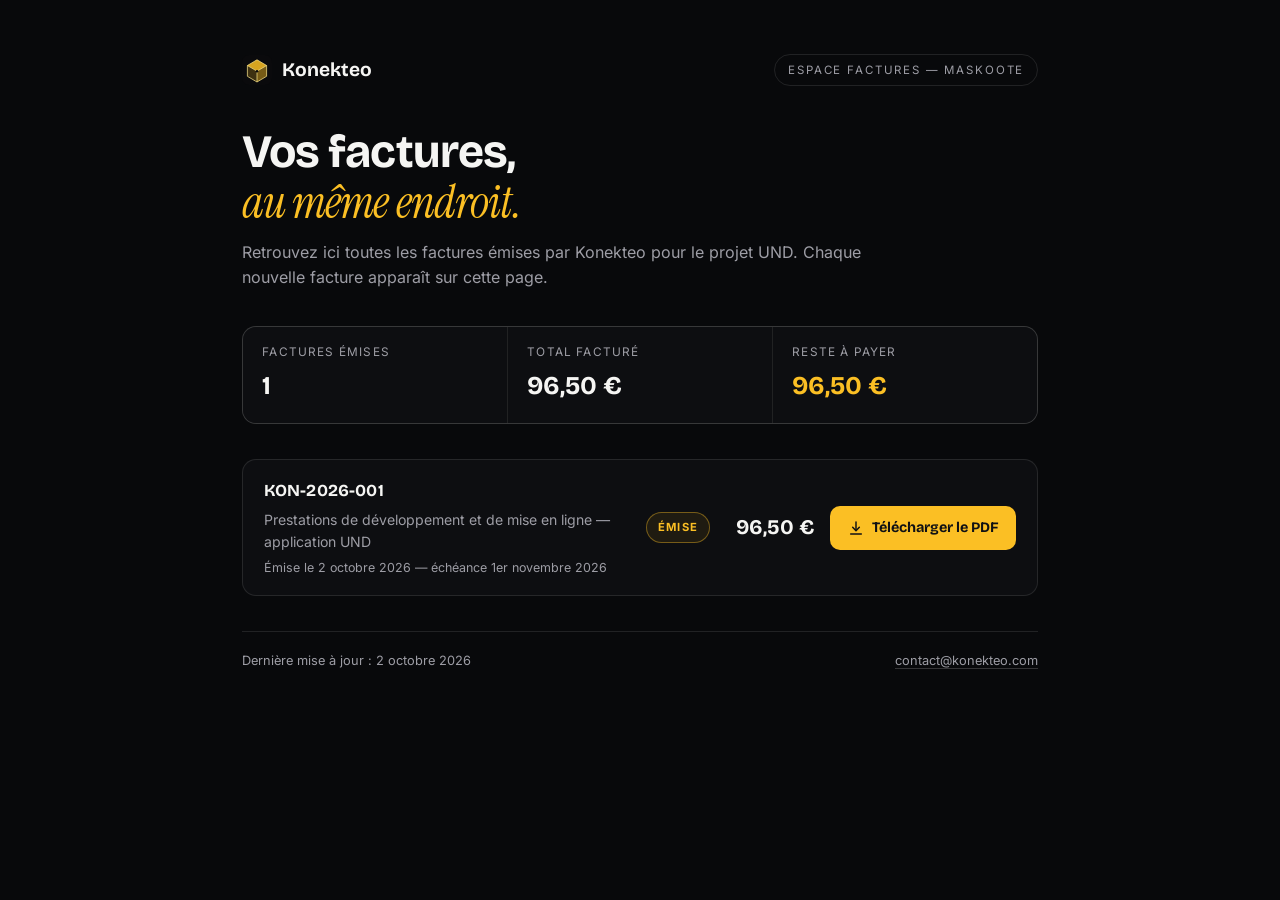
<file: und-facture/index.html>
<!doctype html>
<html lang="fr">
<head>
<meta charset="utf-8">
<meta name="viewport" content="width=device-width, initial-scale=1">
<meta name="robots" content="noindex, nofollow, noarchive">
<meta name="theme-color" content="#08090b">
<title>Vos factures — Konekteo</title>
<link rel="icon" href="/favicon.svg" type="image/svg+xml">
<link rel="stylesheet" href="/assets/fonts/fonts.css">
<style>
  :root {
    --ink: #08090b; --card: #0d0e11; --card-2: #14151a;
    --line: rgba(255,255,255,.10); --line-2: rgba(255,255,255,.18);
    --fg: #f5f5f3; --fg-dim: #9d9da5;
    --gold: #fbbf24; --gold-soft: #fde68a; --vert: #6ee7a8;
    --font-display: 'Bricolage Grotesque', 'Inter', ui-sans-serif, system-ui, -apple-system, 'Segoe UI', Roboto, Arial, sans-serif;
    --font-body: 'Inter', ui-sans-serif, system-ui, -apple-system, 'Segoe UI', Roboto, Arial, sans-serif;
    --font-accent: 'Instrument Serif', Georgia, 'Times New Roman', serif;
  }
  * { box-sizing: border-box; }
  html, body { margin: 0; padding: 0; }
  body {
    background: var(--ink); color: var(--fg);
    font-family: var(--font-body); font-size: 16px; line-height: 1.6;
    -webkit-font-smoothing: antialiased; min-height: 100vh;
    display: flex; flex-direction: column;
  }
  .page {
    flex: 1; width: 100%; max-width: 860px; margin: 0 auto;
    padding: clamp(1.5rem, 4vw, 3rem) clamp(1.1rem, 4vw, 2rem);
    display: flex; flex-direction: column; gap: clamp(1.4rem, 4vw, 2.2rem);
  }

  /* --- en-tête --- */
  .tete { display: flex; align-items: center; justify-content: space-between; gap: 1rem; flex-wrap: wrap; }
  .marque {
    display: inline-flex; align-items: center; gap: .6rem; color: var(--fg); text-decoration: none;
    font-family: var(--font-display); font-weight: 700; font-size: 1.2rem;
    min-height: 44px; padding: .2rem 0;
  }
  .marque svg { width: 30px; height: 30px; flex: none; }
  .marque:focus-visible { outline: 2px solid var(--gold); outline-offset: 4px; border-radius: 6px; }
  .espace {
    font-size: .72rem; text-transform: uppercase; letter-spacing: .16em;
    color: var(--fg-dim); border: 1px solid var(--line); border-radius: 999px; padding: .35rem .8rem;
  }

  /* --- titre --- */
  .intro h1 {
    margin: 0 0 .7rem; font-family: var(--font-display);
    font-size: clamp(1.9rem, 6vw, 2.9rem); line-height: 1.08; letter-spacing: -.02em;
  }
  .intro h1 em { font-family: var(--font-accent); font-style: italic; font-weight: 400; color: var(--gold); }
  .intro p { margin: 0; color: var(--fg-dim); max-width: 62ch; }

  /* --- bilan --- */
  .bilan {
    display: grid; grid-template-columns: repeat(3, 1fr); gap: 1px;
    background: var(--line); border: 1px solid var(--line); border-radius: 14px; overflow: hidden;
  }
  .bilan div { background: var(--card); padding: 1rem 1.2rem; display: flex; flex-direction: column; gap: .25rem; }
  .bilan span { font-size: .74rem; text-transform: uppercase; letter-spacing: .1em; color: var(--fg-dim); }
  .bilan b { font-family: var(--font-display); font-size: clamp(1.15rem, 3.4vw, 1.6rem); font-weight: 700; }
  .bilan .reste b { color: var(--gold); }

  /* --- liste --- */
  ul.factures { list-style: none; margin: 0; padding: 0; display: flex; flex-direction: column; gap: .8rem; }
  .facture {
    background: var(--card); border: 1px solid var(--line); border-radius: 14px;
    padding: 1.1rem 1.3rem; display: flex; gap: 1rem 1.5rem; align-items: center;
    flex-wrap: wrap; justify-content: space-between; transition: border-color .18s ease;
  }
  .facture:hover { border-color: var(--line-2); }
  .f-info { display: flex; flex-direction: column; gap: .25rem; min-width: 15rem; flex: 1; }
  .f-num { font-family: var(--font-display); font-weight: 700; font-size: 1.05rem; letter-spacing: .01em; }
  .f-objet { color: var(--fg-dim); font-size: .88rem; }
  .f-date { color: var(--fg-dim); font-size: .78rem; }
  .f-action { display: flex; align-items: center; gap: 1rem; flex-wrap: wrap; }
  .f-montant { font-family: var(--font-display); font-weight: 700; font-size: 1.3rem; min-width: 5.5rem; text-align: right; }
  .badge {
    font-size: .7rem; text-transform: uppercase; letter-spacing: .1em; font-weight: 700;
    border-radius: 999px; padding: .32rem .7rem; border: 1px solid var(--line-2); color: var(--fg-dim);
  }
  .badge-payee { color: var(--vert); border-color: rgba(110,231,168,.4); background: rgba(110,231,168,.08); }
  .badge-emise { color: var(--gold); border-color: rgba(251,191,36,.4); background: rgba(251,191,36,.08); }
  .badge-annulee { color: var(--fg-dim); text-decoration: line-through; }
  .dl {
    display: inline-flex; align-items: center; justify-content: center; gap: .5rem;
    min-height: 44px; padding: .6rem 1.1rem; background: var(--gold); color: #101114;
    font-family: var(--font-display); font-weight: 700; font-size: .9rem;
    text-decoration: none; border-radius: 10px; white-space: nowrap;
    transition: background .18s ease;
  }
  .dl:hover { background: var(--gold-soft); }
  .dl:focus-visible { outline: 2px solid var(--gold); outline-offset: 3px; }
  .dl svg { width: 16px; height: 16px; flex: none; }

  .vide {
    background: var(--card); border: 1px dashed var(--line-2); border-radius: 14px;
    padding: 2rem 1.5rem; text-align: center; color: var(--fg-dim);
  }

  /* --- pied --- */
  .pied {
    display: flex; flex-wrap: wrap; gap: .4rem 1rem; justify-content: space-between; align-items: center;
    color: var(--fg-dim); font-size: .8rem; border-top: 1px solid var(--line); padding-top: 1.2rem;
  }
  .pied a { color: var(--fg-dim); text-decoration: none; border-bottom: 1px solid var(--line-2); }
  .pied a:hover, .pied a:focus-visible { color: var(--fg); }

  @media (max-width: 620px) {
    .bilan { grid-template-columns: 1fr; }
    .f-action { width: 100%; }
    .f-montant { text-align: left; }
    .dl { width: 100%; }
  }
  @media (prefers-reduced-motion: reduce) { * { transition: none !important; } }
</style>
</head>
<body>
<div class="page">

  <header class="tete">
    <a class="marque" href="/">
      <svg xmlns="http://www.w3.org/2000/svg" viewBox="0 0 100 100" aria-hidden="true">
        <rect width="100" height="100" rx="24" fill="#0a0a0c"/>
        <polygon points="50,16 82,35 50,54 18,35" fill="#fbbf24" fill-opacity="0.85"/>
        <polygon points="82,35 82,71 50,90 50,54" fill="#fbbf24" fill-opacity="0.45"/>
        <polygon points="18,35 50,54 50,90 18,71" fill="#fbbf24" fill-opacity="0.22"/>
        <polyline points="50,16 82,35 50,54 18,35 50,16" fill="none" stroke="#fde68a" stroke-width="2.4" stroke-linejoin="round"/>
        <polyline points="82,35 82,71 50,90 50,54" fill="none" stroke="#fde68a" stroke-width="2.4" stroke-linejoin="round"/>
        <polyline points="18,35 18,71 50,90" fill="none" stroke="#fde68a" stroke-width="2.4" stroke-linejoin="round"/>
        <circle cx="50" cy="54" r="4.2" fill="#0a0a0c"/>
      </svg>
      Konekteo
    </a>
    <span class="espace">Espace factures — Maskoote</span>
  </header>

  <section class="intro">
    <h1>Vos factures,<br><em>au même endroit.</em></h1>
    <p>Retrouvez ici toutes les factures émises par Konekteo pour le projet UND. Chaque nouvelle facture apparaît sur cette page.</p>
  </section>

  <section class="bilan" aria-label="Résumé de la facturation">
    <div><span>Factures émises</span><b>1</b></div>
    <div><span>Total facturé</span><b>96,50 €</b></div>
    <div class="reste"><span>Reste à payer</span><b>96,50 €</b></div>
  </section>

  <main>
    <ul class="factures">
      
      <li class="facture">
        <div class="f-info">
          <span class="f-num">KON-2026-001</span>
          <span class="f-objet">Prestations de développement et de mise en ligne — application UND</span>
          <span class="f-date">Émise le 2 octobre 2026 — échéance 1er novembre 2026</span>
        </div>
        <div class="f-action">
          <span class="badge badge-emise">Émise</span>
          <span class="f-montant">96,50 €</span>
          <a class="dl" href="factures/Facture-KON-2026-001-Maskoote.pdf" download="Facture-KON-2026-001-Maskoote.pdf">
            <svg xmlns="http://www.w3.org/2000/svg" viewBox="0 0 24 24" fill="none" stroke="currentColor" stroke-width="2.2" stroke-linecap="round" stroke-linejoin="round" aria-hidden="true">
              <path d="M12 3v12"/><path d="m7 11 5 5 5-5"/><path d="M4 21h16"/>
            </svg>
            Télécharger le PDF
          </a>
        </div>
      </li>
      
    </ul>
    
  </main>

  <footer class="pied">
    <span>Dernière mise à jour : 2 octobre 2026</span>
    <span><a href="mailto:contact@konekteo.com">contact@konekteo.com</a></span>
  </footer>

</div>
</body>
</html>
</file>
<file: assets/fonts/fonts.css>
/* Bricolage Grotesque — normal — latin-ext */
@font-face {
  font-family: 'Bricolage Grotesque';
  font-style: normal;
  font-weight: 400 800;
  font-stretch: 100%;
  font-display: swap;
  src: url(./bricolage-grotesque-normal-latin-ext.woff2) format('woff2');
  unicode-range: U+0100-02BA, U+02BD-02C5, U+02C7-02CC, U+02CE-02D7, U+02DD-02FF, U+0304, U+0308, U+0329, U+1D00-1DBF, U+1E00-1E9F, U+1EF2-1EFF, U+2020, U+20A0-20AB, U+20AD-20C0, U+2113, U+2C60-2C7F, U+A720-A7FF;
}
/* Bricolage Grotesque — normal — latin */
@font-face {
  font-family: 'Bricolage Grotesque';
  font-style: normal;
  font-weight: 400 800;
  font-stretch: 100%;
  font-display: swap;
  src: url(./bricolage-grotesque-normal-latin.woff2) format('woff2');
  unicode-range: U+0000-00FF, U+0131, U+0152-0153, U+02BB-02BC, U+02C6, U+02DA, U+02DC, U+0304, U+0308, U+0329, U+2000-206F, U+20AC, U+2122, U+2191, U+2193, U+2212, U+2215, U+FEFF, U+FFFD;
}
/* Instrument Serif — italic — latin-ext */
@font-face {
  font-family: 'Instrument Serif';
  font-style: italic;
  font-weight: 400;
  font-display: swap;
  src: url(./instrument-serif-italic-latin-ext.woff2) format('woff2');
  unicode-range: U+0100-02BA, U+02BD-02C5, U+02C7-02CC, U+02CE-02D7, U+02DD-02FF, U+0304, U+0308, U+0329, U+1D00-1DBF, U+1E00-1E9F, U+1EF2-1EFF, U+2020, U+20A0-20AB, U+20AD-20C0, U+2113, U+2C60-2C7F, U+A720-A7FF;
}
/* Instrument Serif — italic — latin */
@font-face {
  font-family: 'Instrument Serif';
  font-style: italic;
  font-weight: 400;
  font-display: swap;
  src: url(./instrument-serif-italic-latin.woff2) format('woff2');
  unicode-range: U+0000-00FF, U+0131, U+0152-0153, U+02BB-02BC, U+02C6, U+02DA, U+02DC, U+0304, U+0308, U+0329, U+2000-206F, U+20AC, U+2122, U+2191, U+2193, U+2212, U+2215, U+FEFF, U+FFFD;
}
/* Instrument Serif — normal — latin-ext */
@font-face {
  font-family: 'Instrument Serif';
  font-style: normal;
  font-weight: 400;
  font-display: swap;
  src: url(./instrument-serif-normal-latin-ext.woff2) format('woff2');
  unicode-range: U+0100-02BA, U+02BD-02C5, U+02C7-02CC, U+02CE-02D7, U+02DD-02FF, U+0304, U+0308, U+0329, U+1D00-1DBF, U+1E00-1E9F, U+1EF2-1EFF, U+2020, U+20A0-20AB, U+20AD-20C0, U+2113, U+2C60-2C7F, U+A720-A7FF;
}
/* Instrument Serif — normal — latin */
@font-face {
  font-family: 'Instrument Serif';
  font-style: normal;
  font-weight: 400;
  font-display: swap;
  src: url(./instrument-serif-normal-latin.woff2) format('woff2');
  unicode-range: U+0000-00FF, U+0131, U+0152-0153, U+02BB-02BC, U+02C6, U+02DA, U+02DC, U+0304, U+0308, U+0329, U+2000-206F, U+20AC, U+2122, U+2191, U+2193, U+2212, U+2215, U+FEFF, U+FFFD;
}
/* Inter — normal — latin-ext */
@font-face {
  font-family: 'Inter';
  font-style: normal;
  font-weight: 300 700;
  font-display: swap;
  src: url(./inter-normal-latin-ext.woff2) format('woff2');
  unicode-range: U+0100-02BA, U+02BD-02C5, U+02C7-02CC, U+02CE-02D7, U+02DD-02FF, U+0304, U+0308, U+0329, U+1D00-1DBF, U+1E00-1E9F, U+1EF2-1EFF, U+2020, U+20A0-20AB, U+20AD-20C0, U+2113, U+2C60-2C7F, U+A720-A7FF;
}
/* Inter — normal — latin */
@font-face {
  font-family: 'Inter';
  font-style: normal;
  font-weight: 300 700;
  font-display: swap;
  src: url(./inter-normal-latin.woff2) format('woff2');
  unicode-range: U+0000-00FF, U+0131, U+0152-0153, U+02BB-02BC, U+02C6, U+02DA, U+02DC, U+0304, U+0308, U+0329, U+2000-206F, U+20AC, U+2122, U+2191, U+2193, U+2212, U+2215, U+FEFF, U+FFFD;
}
</file>
<file: assets/css/main.css>
/* ==========================================================================
   Konekteo — feuille de style unique
   1. Réglages & jetons        6. Hero
   2. Base & typographie       7. Sections
   3. Utilitaires & boutons    8. Formulaire
   4. Chrome (header, menu…)   9. Pied de page
   5. Animations              10. Responsive & préférences
   ========================================================================== */

/* 1. RÉGLAGES & JETONS ---------------------------------------------------- */
:root {
  --ink:        #08090b;
  --ink-2:      #0d0e11;
  --ink-3:      #14151a;
  --ink-4:      #1c1e24;
  --line:       rgba(255, 255, 255, .10);
  --line-2:     rgba(255, 255, 255, .18);

  --fg:         #f5f5f3;
  --fg-dim:     #9d9da5;
  --fg-dimmer:  #6d6d76;

  --gold:       #fbbf24;
  --gold-soft:  #fde68a;
  --gold-deep:  #e6a200;

  --cream:      #f1eee6;
  --cream-2:    #e7e3d8;
  --cream-ink:  #101114;
  --cream-dim:  #5b5a55;

  --font-display: 'Bricolage Grotesque', 'Inter', ui-sans-serif, system-ui, -apple-system, 'Segoe UI', Roboto, Arial, sans-serif;
  --font-body:    'Inter', ui-sans-serif, system-ui, -apple-system, 'Segoe UI', Roboto, Arial, sans-serif;
  --font-accent:  'Instrument Serif', Georgia, 'Times New Roman', serif;

  --fs-display: clamp(2.5rem, 7.4vw, 7.5rem);
  --fs-h2:      clamp(1.9rem, 4.4vw, 3.6rem);
  --fs-h3:      clamp(1.15rem, 1.9vw, 1.6rem);
  --fs-lead:    clamp(1rem, 1.25vw, 1.18rem);
  --fs-body:    clamp(.95rem, 1.05vw, 1.02rem);
  --fs-small:   .82rem;
  --fs-micro:   .72rem;

  --shell:      min(1440px, 100% - 3rem);
  --radius:     18px;
  --radius-sm:  10px;

  --ease:       cubic-bezier(.22, 1, .36, 1);
  --ease-soft:  cubic-bezier(.4, 0, .2, 1);
  --dur:        .8s;

  --gutter:     clamp(1.25rem, 4vw, 4.5rem);
}

/* 2. BASE & TYPOGRAPHIE --------------------------------------------------- */
*, *::before, *::after { box-sizing: border-box; }

* { margin: 0; }

html {
  -webkit-text-size-adjust: 100%;
  scroll-behavior: smooth;
  scroll-padding-top: 6rem;
}

body {
  background: var(--ink);
  color: var(--fg);
  font-family: var(--font-body);
  font-size: var(--fs-body);
  line-height: 1.65;
  font-weight: 400;
  letter-spacing: -.005em;
  -webkit-font-smoothing: antialiased;
  -moz-osx-font-smoothing: grayscale;
  overflow-x: hidden;
  font-synthesis-weight: none;
}

body.is-locked { overflow: hidden; }

img, svg, video { display: block; max-width: 100%; }
svg { height: auto; }

h1, h2, h3, h4 {
  font-family: var(--font-display);
  font-weight: 600;
  line-height: 1.02;
  letter-spacing: -.035em;
  text-wrap: balance;
}

p { text-wrap: pretty; }

a { color: inherit; text-decoration: none; }

button, input, select, textarea { font: inherit; color: inherit; }

::selection { background: var(--gold); color: #101114; }

:focus-visible {
  outline: 2px solid var(--gold);
  outline-offset: 3px;
  border-radius: 4px;
}

.skip-link {
  position: fixed;
  top: .75rem;
  left: 50%;
  transform: translate(-50%, -160%);
  z-index: 200;
  padding: .7rem 1.2rem;
  background: var(--gold);
  color: #101114;
  border-radius: 999px;
  font-size: var(--fs-small);
  font-weight: 600;
  transition: transform .3s var(--ease);
}
.skip-link:focus { transform: translate(-50%, 0); }

/* 3. UTILITAIRES & BOUTONS ------------------------------------------------ */
.shell {
  width: var(--shell);
  margin-inline: auto;
}

.sr-only {
  position: absolute;
  width: 1px; height: 1px;
  padding: 0; margin: -1px;
  overflow: hidden;
  clip: rect(0 0 0 0);
  clip-path: inset(50%);
  white-space: nowrap;
  border: 0;
}

.section {
  position: relative;
  padding-block: clamp(5rem, 12vw, 10rem);
}

.section__head {
  max-width: 62rem;
  margin-bottom: clamp(2.5rem, 6vw, 5rem);
}
.section__head--row {
  display: flex;
  gap: clamp(1.5rem, 5vw, 5rem);
  align-items: flex-end;
  justify-content: space-between;
  max-width: none;
}
.section__head--row > div { max-width: 46rem; }
.section__head--row .section__lead { max-width: 26rem; margin: 0; }

.section__title {
  font-size: var(--fs-h2);
  margin-top: 1.25rem;
}

.section__lead {
  color: var(--fg-dim);
  font-size: var(--fs-lead);
  max-width: 46rem;
  margin-top: 1.4rem;
}
.section__lead a { color: var(--gold); border-bottom: 1px solid currentColor; }

.eyebrow {
  display: inline-flex;
  align-items: center;
  gap: .6rem;
  font-size: var(--fs-micro);
  font-weight: 500;
  letter-spacing: .18em;
  text-transform: uppercase;
  color: var(--fg-dim);
}
.eyebrow .num {
  font-family: var(--font-display);
  font-weight: 700;
  color: var(--gold);
}
.eyebrow .dot {
  width: 7px; height: 7px;
  border-radius: 50%;
  background: var(--gold);
  box-shadow: 0 0 0 0 rgba(251, 191, 36, .6);
  animation: pulse 2.4s var(--ease-soft) infinite;
}
.eyebrow--dark { color: var(--cream-dim); }

@keyframes pulse {
  0%   { box-shadow: 0 0 0 0 rgba(251, 191, 36, .55); }
  70%  { box-shadow: 0 0 0 9px rgba(251, 191, 36, 0); }
  100% { box-shadow: 0 0 0 0 rgba(251, 191, 36, 0); }
}

.btn {
  --btn-bg: transparent;
  position: relative;
  display: inline-flex;
  align-items: center;
  gap: .65rem;
  padding: 1rem 1.6rem;
  min-height: 48px;
  border: 1px solid var(--line-2);
  border-radius: 999px;
  background: var(--btn-bg);
  font-size: var(--fs-small);
  font-weight: 600;
  letter-spacing: -.01em;
  cursor: pointer;
  overflow: hidden;
  isolation: isolate;
  white-space: nowrap;
  transition: color .4s var(--ease), border-color .4s var(--ease), transform .35s var(--ease);
  will-change: transform;
}
.btn > span { position: relative; z-index: 2; }
.btn::before {
  content: "";
  position: absolute;
  inset: 0;
  z-index: 1;
  background: currentColor;
  opacity: 0;
  transform: translateY(101%);
  transition: transform .5s var(--ease), opacity .3s linear;
}
.btn:hover::before, .btn:focus-visible::before { transform: translateY(0); opacity: .12; }
.btn:active { transform: scale(.97); }

.btn__arrow {
  position: relative;
  z-index: 2;
  width: 16px; height: 16px;
  transition: transform .4s var(--ease);
}
.btn:hover .btn__arrow { transform: translateX(4px); }

.btn--gold {
  background: var(--gold);
  border-color: var(--gold);
  color: #0c0c0e;
}
.btn--gold::before { background: #0c0c0e; }
.btn--gold:hover, .btn--gold:focus-visible { color: var(--gold-soft); }
.btn--gold:hover::before, .btn--gold:focus-visible::before { opacity: .9; }

.btn--ghost { color: var(--fg); }
.btn--ghost:hover, .btn--ghost:focus-visible { border-color: var(--fg); }

.btn--sm { padding: .7rem 1.15rem; min-height: 44px; font-size: var(--fs-micro); }
.btn--wide { width: 100%; justify-content: center; }

.ticks {
  list-style: none;
  padding: 0;
  display: grid;
  gap: .55rem;
}
.ticks li {
  position: relative;
  padding-left: 1.5rem;
  color: var(--fg-dim);
  font-size: .92rem;
  line-height: 1.5;
}
.ticks li::before {
  content: "";
  position: absolute;
  left: 0;
  top: .55em;
  width: 9px; height: 9px;
  border-radius: 2px;
  background: linear-gradient(135deg, var(--gold-soft), var(--gold-deep));
  transform: rotate(45deg);
}

.pills {
  list-style: none;
  padding: 0;
  display: flex;
  flex-wrap: wrap;
  gap: .4rem;
  margin-top: 1.2rem;
}
.pills li {
  padding: .3rem .7rem;
  border: 1px solid var(--line);
  border-radius: 999px;
  font-size: var(--fs-micro);
  color: var(--fg-dim);
  letter-spacing: .04em;
}

/* 4. CHROME --------------------------------------------------------------- */
.grain {
  position: fixed;
  inset: 0;
  z-index: 90;
  pointer-events: none;
  opacity: .035;
  /* Statique : la version animée coûtait un cœur de processeur en continu
     pour un décalage que l'œil ne perçoit quasiment pas. */
  background-image: url("data:image/svg+xml,%3Csvg xmlns='http://www.w3.org/2000/svg' width='240' height='240'%3E%3Cfilter id='n'%3E%3CfeTurbulence type='fractalNoise' baseFrequency='.85' numOctaves='3'/%3E%3C/filter%3E%3Crect width='240' height='240' filter='url(%23n)'/%3E%3C/svg%3E");
}

.scroll-progress {
  position: fixed;
  top: 0; left: 0; right: 0;
  height: 2px;
  z-index: 120;
  background: rgba(255, 255, 255, .06);
}
.scroll-progress span {
  display: block;
  height: 100%;
  width: 0;
  background: linear-gradient(90deg, var(--gold-deep), var(--gold-soft));
  transform-origin: left;
}

.cursor {
  position: fixed;
  top: 0; left: 0;
  z-index: 130;
  width: 12px; height: 12px;
  margin: -6px 0 0 -6px;
  border-radius: 50%;
  background: var(--gold);
  pointer-events: none;
  display: none;
  opacity: 0;
  align-items: center;
  justify-content: center;
  transition: width .35s var(--ease), height .35s var(--ease), background .35s var(--ease), opacity .3s linear;
  box-shadow: 0 0 0 1px rgba(8, 9, 11, .35);
}
.cursor__label {
  font-size: 11px;
  font-weight: 600;
  letter-spacing: .02em;
  color: #0c0c0e;
  opacity: 0;
  transform: scale(.85);
  transition: opacity .25s linear, transform .3s var(--ease);
  white-space: nowrap;
}
.cursor.is-large { width: 82px; height: 82px; margin: -41px 0 0 -41px; }
.cursor.is-large .cursor__label { opacity: 1; transform: scale(1); }
.has-cursor, .has-cursor a, .has-cursor button { cursor: none; }

.preloader {
  position: fixed;
  inset: 0;
  z-index: 200;
  display: grid;
  place-content: center;
  gap: 2rem;
  background: var(--ink);
  transition: transform 1s var(--ease), opacity .6s linear;
}
.preloader.is-done { transform: translateY(-101%); opacity: .2; }
.preloader.is-gone { display: none; }
.preloader__inner {
  display: flex;
  align-items: center;
  gap: 1.2rem;
}
.preloader__mark svg {
  width: 54px; height: 54px;
  fill: var(--gold);
  animation: cubeSpin 4s var(--ease-soft) infinite;
}
@keyframes cubeSpin {
  0%, 100% { transform: rotate(0) scale(1); }
  50% { transform: rotate(-8deg) scale(1.06); }
}
.preloader__count {
  font-family: var(--font-display);
  font-size: clamp(3.5rem, 12vw, 8rem);
  font-weight: 700;
  letter-spacing: -.05em;
  line-height: 1;
  font-variant-numeric: tabular-nums;
}
.preloader__bar {
  width: min(320px, 60vw);
  height: 2px;
  background: rgba(255, 255, 255, .12);
  overflow: hidden;
}
.preloader__bar span {
  display: block;
  height: 100%;
  width: 0;
  background: var(--gold);
}

.header {
  position: fixed;
  top: 0; left: 0; right: 0;
  z-index: 100;
  padding-block: 1rem;
  transition: transform .5s var(--ease), background .4s linear, padding .4s var(--ease), border-color .4s linear;
  border-bottom: 1px solid transparent;
}
.header.is-hidden { transform: translateY(-105%); }
.header.is-stuck {
  padding-block: .6rem;
  background: rgba(8, 9, 11, .72);
  backdrop-filter: saturate(150%) blur(14px);
  -webkit-backdrop-filter: saturate(150%) blur(14px);
  border-bottom-color: var(--line);
}
.header__inner {
  display: flex;
  align-items: center;
  justify-content: space-between;
  gap: 2rem;
}

.brand {
  display: inline-flex;
  align-items: center;
  gap: .6rem;
  font-family: var(--font-display);
  font-weight: 700;
  font-size: 1.05rem;
  letter-spacing: -.02em;
}
.brand__mark svg {
  width: 26px; height: 26px;
  fill: var(--gold);
  transition: transform .6s var(--ease);
}
.brand:hover .brand__mark svg { transform: rotate(-12deg) scale(1.08); }
.brand--lg { font-size: 1.5rem; }
.brand--lg .brand__mark svg { width: 36px; height: 36px; }

.nav__list {
  display: flex;
  align-items: center;
  gap: clamp(1rem, 2.2vw, 2.2rem);
  list-style: none;
  padding: 0;
}
.nav__list a {
  position: relative;
  font-size: var(--fs-small);
  color: var(--fg-dim);
  transition: color .3s linear;
  padding-block: .35rem;
}
.nav__list a::after {
  content: "";
  position: absolute;
  left: 0; bottom: 0;
  width: 100%; height: 1px;
  background: var(--gold);
  transform: scaleX(0);
  transform-origin: right;
  transition: transform .45s var(--ease);
}
.nav__list a:hover, .nav__list a:focus-visible { color: var(--fg); }
.nav__list a:hover::after, .nav__list a:focus-visible::after,
.nav__list a.is-active::after { transform: scaleX(1); transform-origin: left; }
.nav__list a.is-active { color: var(--fg); }

.header__actions { display: flex; align-items: center; gap: .8rem; }

.burger {
  display: none;
  width: 46px; height: 46px;
  min-width: 46px;
  border: 1px solid var(--line-2);
  border-radius: 50%;
  background: transparent;
  cursor: pointer;
  padding: 0;
  place-items: center;
  gap: 5px;
}
.burger span {
  display: block;
  width: 17px; height: 1.5px;
  background: var(--fg);
  transition: transform .4s var(--ease), opacity .3s linear;
}
.burger[aria-expanded="true"] span:first-child { transform: translateY(3.25px) rotate(45deg); }
.burger[aria-expanded="true"] span:last-child { transform: translateY(-3.25px) rotate(-45deg); }

.menu {
  position: fixed;
  inset: 0;
  z-index: 95;
  background: var(--ink);
  backdrop-filter: blur(20px);
  -webkit-backdrop-filter: blur(20px);
  display: flex;
  flex-direction: column;
  justify-content: center;
  gap: 3rem;
  padding: 7rem var(--gutter) 2.5rem;
  opacity: 0;
  visibility: hidden;
  transition: opacity .45s linear, visibility .45s;
}
.menu.is-open { opacity: 1; visibility: visible; }
.menu__nav ul { list-style: none; padding: 0; display: grid; gap: .35rem; }
.menu__nav a {
  display: flex;
  align-items: baseline;
  gap: 1rem;
  font-family: var(--font-display);
  font-size: clamp(2rem, 9vw, 3.4rem);
  font-weight: 600;
  letter-spacing: -.04em;
  opacity: 0;
  transform: translateY(24px);
  transition: opacity .5s var(--ease), transform .6s var(--ease), color .3s linear;
}
.menu.is-open .menu__nav a { opacity: 1; transform: none; }
.menu.is-open .menu__nav li:nth-child(1) a { transition-delay: .06s; }
.menu.is-open .menu__nav li:nth-child(2) a { transition-delay: .11s; }
.menu.is-open .menu__nav li:nth-child(3) a { transition-delay: .16s; }
.menu.is-open .menu__nav li:nth-child(4) a { transition-delay: .21s; }
.menu.is-open .menu__nav li:nth-child(5) a { transition-delay: .26s; }
.menu.is-open .menu__nav li:nth-child(6) a { transition-delay: .31s; }
.menu__nav a:hover { color: var(--gold); }
.menu__num {
  font-family: var(--font-body);
  font-size: var(--fs-micro);
  letter-spacing: .16em;
  color: var(--gold);
}
.menu__foot {
  display: flex;
  flex-direction: column;
  gap: .4rem;
  border-top: 1px solid var(--line);
  padding-top: 1.5rem;
  font-size: var(--fs-small);
  color: var(--fg-dim);
}
.menu__foot a { color: var(--gold); }

/* 5. ANIMATIONS ----------------------------------------------------------- */
.js [data-reveal] {
  opacity: 0;
  transform: translateY(26px);
  transition: opacity .9s var(--ease), transform 1s var(--ease);
}
.js [data-reveal].is-in { opacity: 1; transform: none; }
[data-delay="1"] { transition-delay: .09s; }
[data-delay="2"] { transition-delay: .18s; }
[data-delay="3"] { transition-delay: .27s; }

.w {
  display: inline-block;
  overflow: hidden;
  vertical-align: top;
  padding-bottom: .14em;
  margin-bottom: -.14em;
}
.w__i {
  display: inline-block;
  transform: translateY(115%);
  transition: transform 1.05s var(--ease);
}
.js .w__i { transition-delay: var(--wd, 0s); }
.is-in > .w > .w__i,
.is-in .w__i { transform: none; }
.no-js .w__i { transform: none; }

/* 6. HERO ----------------------------------------------------------------- */
.hero {
  position: relative;
  min-height: 100svh;
  display: flex;
  align-items: center;
  padding-block: clamp(8rem, 18vh, 12rem) clamp(5rem, 12vh, 8rem);
  overflow: hidden;
}
.hero__glow {
  position: absolute;
  top: -20%;
  right: -10%;
  width: min(900px, 80vw);
  aspect-ratio: 1;
  background: radial-gradient(circle at 50% 50%, rgba(251, 191, 36, .18), rgba(251, 191, 36, .05) 45%, transparent 70%);
  filter: blur(10px);
  pointer-events: none;
  animation: glowFloat 14s var(--ease-soft) infinite alternate;
}
@keyframes glowFloat {
  from { transform: translate3d(0, 0, 0) scale(1); }
  to   { transform: translate3d(-6%, 6%, 0) scale(1.12); }
}
.hero__grid {
  position: relative;
  display: grid;
  grid-template-columns: minmax(0, 1.35fr) minmax(0, 1fr);
  gap: clamp(2rem, 5vw, 5rem);
  align-items: center;
}
.hero__title {
  font-size: var(--fs-display);
  font-weight: 600;
  letter-spacing: -.045em;
  margin-top: 1.6rem;
  max-width: 15ch;
}
.hero__lead {
  margin-top: 1.8rem;
  max-width: 44ch;
  color: var(--fg-dim);
  font-size: var(--fs-lead);
}
.hero__lead strong { color: var(--fg); font-weight: 500; }
.hero__cta {
  display: flex;
  flex-wrap: wrap;
  gap: .8rem;
  margin-top: 2.4rem;
}
.hero__facts {
  display: flex;
  flex-wrap: wrap;
  gap: clamp(1.2rem, 3vw, 2.6rem);
  margin-top: 3rem;
  padding-top: 1.6rem;
  border-top: 1px solid var(--line);
}
.hero__facts div { display: grid; gap: .15rem; }
.hero__facts dt {
  font-size: var(--fs-micro);
  letter-spacing: .16em;
  text-transform: uppercase;
  color: var(--fg-dimmer);
}
.hero__facts dd { font-size: .95rem; font-weight: 500; }

.hero__visual {
  position: relative;
  display: grid;
  place-items: center;
  gap: 1.5rem;
}
.stage {
  position: relative;
  width: min(420px, 74vw);
  aspect-ratio: 1;
  display: grid;
  place-items: center;
  transform-style: preserve-3d;
}
.stage::before {
  content: "";
  position: absolute;
  inset: 12%;
  border-radius: 50%;
  background: radial-gradient(circle, rgba(251, 191, 36, .16), transparent 68%);
  filter: blur(24px);
}
.cube {
  position: relative;
  width: 58%;
  aspect-ratio: 1;
  animation: cubeFloat 7s var(--ease-soft) infinite alternate;
  will-change: transform;
}
@keyframes cubeFloat {
  from { transform: translateY(-8px) rotate(-2deg); }
  to   { transform: translateY(10px) rotate(3deg); }
}
.cube__face {
  position: absolute;
  inset: 0;
  transition: filter .6s linear;
}
.cube__face--top {
  background: linear-gradient(160deg, var(--gold-soft), var(--gold));
  clip-path: polygon(50% 0%, 100% 25%, 50% 50%, 0% 25%);
  filter: drop-shadow(0 -6px 24px rgba(251, 191, 36, .35));
}
.cube__face--right {
  background: linear-gradient(200deg, var(--gold), var(--gold-deep) 70%, #7c5200);
  clip-path: polygon(100% 25%, 100% 75%, 50% 100%, 50% 50%);
  opacity: .92;
}
.cube__face--left {
  background: linear-gradient(160deg, #4a3a12, #221c0b);
  clip-path: polygon(0% 25%, 50% 50%, 50% 100%, 0% 75%);
  opacity: .95;
}
.orbit {
  position: absolute;
  top: 50%; left: 50%;
  margin: -42px 0 0 -42px;
  display: grid;
  place-items: center;
  width: 84px; height: 84px;
  border: 1px solid var(--line);
  border-radius: 50%;
  /* Fond opaque plutôt qu'un flou d'arrière-plan : un backdrop-filter animé
     se recalcule à chaque image et ne s'arrête jamais. */
  background: rgba(13, 14, 17, .93);
  font-size: var(--fs-micro);
  letter-spacing: .12em;
  text-transform: uppercase;
  color: var(--fg-dim);
  animation: orbitSpin 12s linear infinite;
}
.orbit i { font-style: normal; }
@keyframes orbitSpin {
  from { transform: rotate(0deg) translateX(var(--orbit)) rotate(0deg); }
  to   { transform: rotate(360deg) translateX(var(--orbit)) rotate(-360deg); }
}
.orbit--1 { --orbit: 138px; animation-duration: 15s; color: var(--gold); border-color: rgba(251, 191, 36, .4); }
.orbit--2 { --orbit: 164px; animation-duration: 20s; animation-delay: -6s; }
.orbit--3 { --orbit: 122px; animation-duration: 25s; animation-delay: -12s; }
.hero__visual-note {
  font-family: var(--font-accent);
  font-style: italic;
  font-size: 1.15rem;
  color: var(--fg-dim);
}

.hero__scroll {
  position: absolute;
  left: var(--gutter);
  bottom: 2.2rem;
  display: inline-flex;
  align-items: center;
  gap: .7rem;
  font-size: var(--fs-micro);
  letter-spacing: .18em;
  text-transform: uppercase;
  color: var(--fg-dimmer);
}
.hero__scroll i {
  display: block;
  width: 54px; height: 1px;
  background: linear-gradient(90deg, var(--fg-dimmer), transparent);
  position: relative;
  overflow: hidden;
}
.hero__scroll i::after {
  content: "";
  position: absolute;
  inset: 0;
  background: var(--gold);
  animation: scrollLine 2.4s var(--ease-soft) infinite;
}
@keyframes scrollLine {
  0% { transform: translateX(-100%); }
  60%, 100% { transform: translateX(100%); }
}

/* 7. SECTIONS ------------------------------------------------------------- */
.band {
  border-block: 1px solid var(--line);
  padding-block: clamp(1.4rem, 3vw, 2.2rem);
  overflow: hidden;
  background: var(--ink-2);
}
.band__track {
  display: flex;
  align-items: center;
  gap: clamp(1.2rem, 3vw, 2.6rem);
  width: max-content;
  animation: bandScroll 40s linear infinite;
  will-change: transform;
}
.band__track span {
  font-family: var(--font-display);
  font-size: clamp(1.4rem, 3.4vw, 2.6rem);
  font-weight: 500;
  letter-spacing: -.03em;
  color: var(--fg);
  white-space: nowrap;
}
.band__track i { color: var(--gold); font-style: normal; font-size: 1rem; }
.band:hover .band__track { animation-play-state: paused; }
@keyframes bandScroll {
  from { transform: translate3d(0, 0, 0); }
  to   { transform: translate3d(-50%, 0, 0); }
}

.services__list { border-top: 1px solid var(--line); }
.service { border-bottom: 1px solid var(--line); }
.service__head {
  display: grid;
  grid-template-columns: 4.5rem minmax(0, 1fr) minmax(0, .8fr) 3rem;
  align-items: center;
  gap: 1.5rem;
  padding-block: clamp(1.4rem, 3vw, 2.2rem);
  cursor: pointer;
}
.service__num {
  font-size: var(--fs-micro);
  letter-spacing: .16em;
  color: var(--gold);
}
.service__title {
  font-size: var(--fs-h3);
  font-weight: 600;
  transition: transform .5s var(--ease);
}
.service__tag { color: var(--fg-dimmer); font-size: var(--fs-small); }
.service__toggle {
  justify-self: end;
  position: relative;
  width: 44px; height: 44px;
  padding: 0;
  border: 1px solid var(--line-2);
  border-radius: 50%;
  background: transparent;
  color: inherit;
  cursor: pointer;
  display: grid;
  place-items: center;
  transition: background .4s var(--ease), border-color .4s var(--ease), transform .5s var(--ease);
}
.service__toggle i {
  position: absolute;
  top: 50%; left: 50%;
  background: currentColor;
  transition: transform .45s var(--ease), opacity .3s linear;
}
.service__toggle i:nth-of-type(1) { width: 13px; height: 1.5px; transform: translate(-50%, -50%); }
.service__toggle i:nth-of-type(2) { width: 1.5px; height: 13px; transform: translate(-50%, -50%); }
.service.is-open .service__toggle,
.service:hover .service__toggle {
  background: var(--gold);
  border-color: var(--gold);
  color: #0c0c0e;
  transform: rotate(90deg);
}
.service.is-open .service__toggle i:nth-of-type(2),
.service:hover .service__toggle i:nth-of-type(2) { transform: translate(-50%, -50%) scaleY(0); }

.service__body {
  display: grid;
  grid-template-rows: 0fr;
  transition: grid-template-rows .7s var(--ease);
}
.service.is-open .service__body { grid-template-rows: 1fr; }
@media (hover: hover) and (pointer: fine) {
  .service:hover .service__body { grid-template-rows: 1fr; }
  .service:hover .service__inner { opacity: 1; transform: none; }
}
.service__inner {
  overflow: hidden;
  min-height: 0;
  display: grid;
  grid-template-columns: minmax(0, 1fr) minmax(0, 1.1fr) minmax(0, .6fr);
  gap: clamp(1.5rem, 4vw, 3.5rem);
  opacity: 0;
  transform: translateY(14px);
  transition: opacity .6s var(--ease) .1s, transform .7s var(--ease) .1s;
}
.service.is-open .service__inner { opacity: 1; transform: none; }
.service__inner > .ticks { padding-bottom: 2.2rem; }
.service__text { color: var(--fg-dim); }
.service__meta {
  display: flex;
  flex-direction: column;
  gap: .3rem;
  font-size: .95rem;
  padding-bottom: 2.2rem;
}
.service__meta span {
  font-size: var(--fs-micro);
  letter-spacing: .16em;
  text-transform: uppercase;
  color: var(--fg-dimmer);
}

.manifesto {
  background: var(--cream);
  color: var(--cream-ink);
}
.manifesto__text {
  font-family: var(--font-display);
  font-size: clamp(1.5rem, 3.6vw, 3rem);
  font-weight: 500;
  line-height: 1.15;
  letter-spacing: -.035em;
  margin-top: 1.6rem;
  max-width: 34ch;
}
.manifesto__text em {
  font-family: var(--font-accent);
  font-style: italic;
  font-weight: 400;
  letter-spacing: -.01em;
}
.pillars {
  display: grid;
  grid-template-columns: repeat(3, minmax(0, 1fr));
  gap: clamp(1.5rem, 4vw, 3.5rem);
  margin-top: clamp(3rem, 7vw, 6rem);
}
.pillar { padding-top: 1.5rem; border-top: 1px solid rgba(16, 17, 20, .16); }
.pillar__num {
  font-size: var(--fs-micro);
  letter-spacing: .16em;
  color: var(--gold-deep);
  font-weight: 600;
}
.pillar h3 { font-size: 1.3rem; margin-top: .8rem; font-weight: 600; }
.pillar p { margin-top: .7rem; color: var(--cream-dim); font-size: .95rem; }

.rail { position: relative; }
.rail__viewport {
  position: sticky;
  top: 0;
  height: 100svh;
  display: flex;
  align-items: center;
  overflow: hidden;
}
.rail__track {
  display: flex;
  gap: clamp(1rem, 2.5vw, 2rem);
  padding-inline: var(--gutter);
  will-change: transform;
}
.step {
  flex: 0 0 auto;
  width: min(420px, 78vw);
  min-height: 380px;
  padding: 2rem;
  border: 1px solid var(--line);
  border-radius: var(--radius);
  background: linear-gradient(180deg, var(--ink-3), var(--ink-2));
  display: flex;
  flex-direction: column;
  gap: .8rem;
  transition: border-color .5s var(--ease), transform .6s var(--ease);
}
.step:hover { border-color: rgba(251, 191, 36, .5); transform: translateY(-6px); }
.step__num {
  font-family: var(--font-display);
  font-size: 3.4rem;
  font-weight: 700;
  line-height: 1;
  color: transparent;
  -webkit-text-stroke: 1px rgba(251, 191, 36, .55);
}
.step__title { font-size: 1.5rem; margin-top: auto; }
.step__time {
  font-size: var(--fs-micro);
  letter-spacing: .14em;
  text-transform: uppercase;
  color: var(--gold);
}
.step__text { color: var(--fg-dim); font-size: .95rem; }
.rail__bar {
  width: min(360px, 70vw);
  height: 2px;
  margin: 1.5rem auto 0;
  background: rgba(255, 255, 255, .1);
  overflow: hidden;
}
.rail__bar span {
  display: block;
  height: 100%;
  width: 0;
  background: var(--gold);
}
.rail__hint {
  display: flex;
  align-items: center;
  justify-content: center;
  gap: .6rem;
  margin-top: 1rem;
  font-size: var(--fs-micro);
  letter-spacing: .18em;
  text-transform: uppercase;
  color: var(--fg-dimmer);
}
.rail__hint i {
  display: block; width: 40px; height: 1px;
  background: linear-gradient(90deg, var(--gold), transparent);
}

.work { background: var(--ink-2); }
.cases {
  display: grid;
  grid-template-columns: repeat(2, minmax(0, 1fr));
  gap: clamp(1.2rem, 3vw, 2.2rem);
}
.case {
  border: 1px solid var(--line);
  border-radius: var(--radius);
  background: var(--ink);
  overflow: hidden;
  transition: border-color .5s var(--ease), transform .7s var(--ease);
}
.case:hover { border-color: rgba(251, 191, 36, .45); transform: translateY(-5px); }
.case__visual {
  position: relative;
  aspect-ratio: 16 / 10;
  display: grid;
  place-items: center;
  overflow: hidden;
  border-bottom: 1px solid var(--line);
  background:
    radial-gradient(circle at 30% 20%, rgba(251, 191, 36, .14), transparent 55%),
    linear-gradient(160deg, var(--ink-3), var(--ink));
}
.case__visual::after {
  content: "";
  position: absolute;
  inset: 0;
  background-image:
    linear-gradient(rgba(255, 255, 255, .05) 1px, transparent 1px),
    linear-gradient(90deg, rgba(255, 255, 255, .05) 1px, transparent 1px);
  background-size: 44px 44px;
  mask-image: radial-gradient(circle at 50% 50%, #000, transparent 78%);
  -webkit-mask-image: radial-gradient(circle at 50% 50%, #000, transparent 78%);
}
.case:hover .mock { transform: translateY(-8px) rotate(-1.2deg); }
.mock { position: relative; z-index: 1; transition: transform .7s var(--ease); }
.mock--phone {
  width: 118px;
  aspect-ratio: 9 / 19;
  border: 1.5px solid rgba(255, 255, 255, .22);
  border-radius: 20px;
  background: rgba(13, 14, 17, .95);
  padding: 12px 10px;
  display: flex;
  flex-direction: column;
  gap: 7px;
}
.mock--phone-2 {
  position: absolute;
  margin-left: 92px;
  margin-top: 34px;
  transform: rotate(9deg) scale(.86);
  opacity: .7;
}
.mock__bar { height: 7px; width: 42%; border-radius: 4px; background: var(--gold); }
.mock__row { height: 5px; border-radius: 4px; background: rgba(255, 255, 255, .16); }
.mock__row--short { width: 62%; }
.mock__tile {
  margin-top: auto;
  height: 44px;
  border-radius: 10px;
  background: linear-gradient(140deg, rgba(251, 191, 36, .75), rgba(230, 162, 0, .25));
}
.mock__tile--2 { height: 30px; background: rgba(255, 255, 255, .1); margin-top: 0; }
.mock--window {
  width: min(300px, 72%);
  aspect-ratio: 4 / 3;
  border: 1.5px solid rgba(255, 255, 255, .2);
  border-radius: 12px;
  background: rgba(13, 14, 17, .95);
  padding: 10px;
}
.mock__chrome { display: block; height: 8px; width: 34%; border-radius: 6px; background: rgba(255, 255, 255, .18); }
.mock__grid {
  display: grid;
  grid-template-columns: repeat(3, 1fr);
  gap: 8px;
  margin-top: 12px;
}
.mock__grid i {
  height: 34px;
  border-radius: 8px;
  background: rgba(255, 255, 255, .07);
  border: 1px solid rgba(255, 255, 255, .06);
}
.mock__grid i:first-child { background: linear-gradient(150deg, rgba(251, 191, 36, .8), rgba(230, 162, 0, .3)); border-color: transparent; }
.mock--chat { display: grid; gap: 8px; width: min(240px, 70%); }
.mock__bubble {
  height: 26px;
  border-radius: 14px 14px 14px 4px;
  background: rgba(255, 255, 255, .1);
}
.mock__bubble--out {
  border-radius: 14px 14px 4px 14px;
  background: linear-gradient(120deg, var(--gold), var(--gold-deep));
  justify-self: end;
  width: 78%;
}
.mock__bubble--short { width: 55%; }
.mock--dash {
  width: min(280px, 70%);
  display: grid;
  gap: 14px;
  padding: 16px;
  border: 1.5px solid rgba(255, 255, 255, .16);
  border-radius: 14px;
  background: rgba(13, 14, 17, .95);
}
.mock__spark {
  display: block;
  height: 64px;
  border-radius: 8px;
  background:
    linear-gradient(180deg, rgba(251, 191, 36, .35), transparent),
    repeating-linear-gradient(90deg, rgba(251, 191, 36, .9) 0 4px, transparent 4px 12px);
  mask-image: linear-gradient(180deg, #000 30%, transparent);
  -webkit-mask-image: linear-gradient(180deg, #000 30%, transparent);
}
.mock__gauges { display: flex; gap: 8px; }
.mock__gauges i {
  flex: 1;
  height: 30px;
  border-radius: 8px;
  background: rgba(255, 255, 255, .08);
  border: 1px solid rgba(255, 255, 255, .07);
}
.mock__gauges i:first-child { background: rgba(251, 191, 36, .55); border-color: transparent; }

.case__body { padding: clamp(1.4rem, 2.6vw, 2rem); }
.case__tag {
  font-size: var(--fs-micro);
  letter-spacing: .16em;
  text-transform: uppercase;
  color: var(--gold);
}
.case__title { font-size: 1.55rem; margin-top: .6rem; }
.case__text { color: var(--fg-dim); font-size: .95rem; margin-top: .8rem; }
.work__note {
  margin-top: clamp(2rem, 4vw, 3rem);
  color: var(--fg-dimmer);
  font-size: .92rem;
  max-width: 60ch;
}
.work__note a { color: var(--gold); border-bottom: 1px solid currentColor; }

.numbers__grid {
  display: grid;
  grid-template-columns: repeat(4, minmax(0, 1fr));
  gap: clamp(1.5rem, 3vw, 3rem);
  border-top: 1px solid var(--line);
  padding-top: clamp(2rem, 4vw, 3.5rem);
}
.number__value {
  font-family: var(--font-display);
  font-size: clamp(2.6rem, 6vw, 5rem);
  font-weight: 600;
  letter-spacing: -.05em;
  line-height: 1;
  font-variant-numeric: tabular-nums;
  display: flex;
  align-items: baseline;
  gap: .15rem;
}
.number__value small { font-size: .38em; color: var(--gold); font-weight: 500; }
.number__label {
  margin-top: 1rem;
  color: var(--fg-dim);
  font-size: .9rem;
  line-height: 1.5;
}

.plans { background: var(--ink-2); }
.plans__grid {
  display: grid;
  grid-template-columns: repeat(3, minmax(0, 1fr));
  gap: clamp(1.2rem, 2.5vw, 2rem);
  align-items: start;
}
.plan {
  position: relative;
  display: flex;
  flex-direction: column;
  gap: 1.4rem;
  padding: clamp(1.6rem, 3vw, 2.4rem);
  border: 1px solid var(--line);
  border-radius: var(--radius);
  background: var(--ink);
  transition: border-color .5s var(--ease), transform .6s var(--ease);
}
.plan:hover { transform: translateY(-6px); border-color: var(--line-2); }
.plan--featured {
  border-color: rgba(251, 191, 36, .45);
  background: linear-gradient(180deg, rgba(251, 191, 36, .07), var(--ink) 45%);
}
.plan__badge {
  position: absolute;
  top: -12px;
  left: clamp(1.6rem, 3vw, 2.4rem);
  padding: .3rem .8rem;
  border-radius: 999px;
  background: var(--gold);
  color: #0c0c0e;
  font-size: var(--fs-micro);
  font-weight: 600;
  letter-spacing: .04em;
}
.plan h3 { font-size: 1.6rem; }
.plan__for { color: var(--fg-dim); font-size: .92rem; margin-top: .5rem; }
.plan__foot {
  font-size: var(--fs-small);
  color: var(--fg-dimmer);
  padding-top: .4rem;
  border-top: 1px solid var(--line);
  margin-top: auto;
}
.plans__note {
  margin-top: clamp(1.6rem, 3vw, 2.5rem);
  color: var(--fg-dimmer);
  font-size: .9rem;
}

.faq__grid {
  display: grid;
  grid-template-columns: minmax(0, .85fr) minmax(0, 1.15fr);
  gap: clamp(2rem, 6vw, 5rem);
  align-items: start;
}
.faq__head { position: sticky; top: 7rem; }
.faq__list { border-top: 1px solid var(--line); }
.qa { border-bottom: 1px solid var(--line); }
.qa summary {
  display: flex;
  align-items: center;
  justify-content: space-between;
  gap: 1.5rem;
  padding-block: 1.35rem;
  cursor: pointer;
  list-style: none;
  font-family: var(--font-display);
  font-size: clamp(1.05rem, 1.5vw, 1.3rem);
  font-weight: 500;
  letter-spacing: -.02em;
  transition: color .3s linear;
}
.qa summary::-webkit-details-marker { display: none; }
.qa summary:hover { color: var(--gold); }
.qa summary i {
  position: relative;
  flex: 0 0 auto;
  width: 26px; height: 26px;
  border: 1px solid var(--line-2);
  border-radius: 50%;
  transition: transform .45s var(--ease), background .4s linear, border-color .4s linear;
}
.qa summary i::before, .qa summary i::after {
  content: "";
  position: absolute;
  inset: 50% auto auto 50%;
  background: currentColor;
  transform: translate(-50%, -50%);
}
.qa summary i::before { width: 10px; height: 1.5px; }
.qa summary i::after { width: 1.5px; height: 10px; transition: transform .4s var(--ease); }
.qa[open] summary i { background: var(--gold); border-color: var(--gold); color: #0c0c0e; transform: rotate(90deg); }
.qa[open] summary i::after { transform: translate(-50%, -50%) scaleY(0); }
.qa__body {
  display: grid;
  grid-template-rows: 0fr;
  transition: grid-template-rows .5s var(--ease);
}
.qa[open] .qa__body { grid-template-rows: 1fr; }
.qa__body > p {
  overflow: hidden;
  min-height: 0;
  color: var(--fg-dim);
  font-size: .95rem;
  padding-right: 2.5rem;
}
.qa[open] .qa__body > p { padding-bottom: 1.5rem; }

.contact { border-top: 1px solid var(--line); }
.contact__grid {
  display: grid;
  grid-template-columns: minmax(0, 1fr) minmax(0, 1fr);
  gap: clamp(2.5rem, 6vw, 5rem);
  align-items: start;
}
.contact__title {
  font-size: clamp(2.2rem, 5.4vw, 4.6rem);
  margin-top: 1.4rem;
}
.contact__lead { color: var(--fg-dim); font-size: var(--fs-lead); margin-top: 1.5rem; max-width: 42ch; }
.contact__list {
  list-style: none;
  padding: 0;
  margin-top: 2.5rem;
  border-top: 1px solid var(--line);
}
.contact__list li {
  display: flex;
  align-items: center;
  justify-content: space-between;
  gap: 1.5rem;
  padding-block: 1rem;
  border-bottom: 1px solid var(--line);
  flex-wrap: wrap;
}
.contact__label {
  font-size: var(--fs-micro);
  letter-spacing: .16em;
  text-transform: uppercase;
  color: var(--fg-dimmer);
}
.contact__list a, .contact__list span:last-child { font-size: .98rem; }
.contact__list a {
  color: var(--gold);
  transition: transform .4s var(--ease);
  display: inline-flex;
  align-items: center;
  min-height: 44px;
}
.contact__list a:hover { transform: translateX(4px); }

/* 8. FORMULAIRE ----------------------------------------------------------- */
.form {
  display: grid;
  grid-template-columns: repeat(2, minmax(0, 1fr));
  gap: 1.3rem;
  padding: clamp(1.5rem, 3vw, 2.4rem);
  border: 1px solid var(--line);
  border-radius: var(--radius);
  background: var(--ink-2);
}
.field { display: grid; gap: .5rem; grid-column: span 2; }
.field--half { grid-column: span 1; }
.field label {
  font-size: var(--fs-micro);
  letter-spacing: .12em;
  text-transform: uppercase;
  color: var(--fg-dim);
}
.field input, .field select, .field textarea {
  width: 100%;
  padding: .85rem 1rem;
  min-height: 48px;
  background: var(--ink-3);
  border: 1px solid var(--line);
  border-radius: var(--radius-sm);
  color: var(--fg);
  font-size: .95rem;
  transition: border-color .35s linear, background .35s linear;
}
.field textarea { resize: vertical; min-height: 130px; }
.field input::placeholder, .field textarea::placeholder { color: var(--fg-dimmer); }
.field input:focus, .field select:focus, .field textarea:focus {
  outline: none;
  border-color: var(--gold);
  background: var(--ink-4);
}
.field input[aria-invalid="true"], .field textarea[aria-invalid="true"] { border-color: #f87171; }
.field select { appearance: none; background-image: linear-gradient(45deg, transparent 50%, var(--fg-dim) 50%), linear-gradient(135deg, var(--fg-dim) 50%, transparent 50%); background-position: calc(100% - 20px) 50%, calc(100% - 15px) 50%; background-size: 5px 5px, 5px 5px; background-repeat: no-repeat; }
.form > .btn { grid-column: span 2; margin-top: .4rem; }
.form__legal, .form__status, .form__error { grid-column: span 2; font-size: var(--fs-micro); color: var(--fg-dimmer); }
.form__status { color: var(--gold); min-height: 1.2em; }
.form__error { color: #f87171; }

/* 9. PIED DE PAGE --------------------------------------------------------- */
.footer { border-top: 1px solid var(--line); background: var(--ink-2); padding-top: clamp(3rem, 6vw, 5rem); }
.footer__grid {
  display: grid;
  grid-template-columns: minmax(0, 1.6fr) repeat(3, minmax(0, .8fr));
  gap: clamp(2rem, 4vw, 3.5rem);
  padding-bottom: clamp(2.5rem, 5vw, 4rem);
}
.footer__brand { display: grid; gap: 1.2rem; justify-items: start; max-width: 34ch; }
.footer__brand p { color: var(--fg-dim); font-size: .92rem; }
.footer__col h2 {
  font-family: var(--font-body);
  font-size: var(--fs-micro);
  font-weight: 600;
  letter-spacing: .16em;
  text-transform: uppercase;
  color: var(--fg-dimmer);
}
.footer__col ul { list-style: none; padding: 0; margin-top: 1rem; display: grid; gap: .1rem; }
.footer__col a, .footer__col li {
  color: var(--fg-dim);
  font-size: .92rem;
  display: inline-flex;
  align-items: center;
  min-height: 40px;
}
.footer__col li { min-height: 32px; }
.footer__col a:hover { color: var(--gold); }
.footer__bottom {
  display: flex;
  flex-wrap: wrap;
  align-items: center;
  justify-content: space-between;
  gap: 1rem;
  padding-block: 1.6rem;
  border-top: 1px solid var(--line);
  font-size: var(--fs-small);
  color: var(--fg-dimmer);
}
.footer__made { font-family: var(--font-accent); font-style: italic; }
.footer__top { display: inline-flex; align-items: center; gap: .5rem; color: var(--fg-dim); }
.footer__top i {
  width: 22px; height: 1px;
  background: var(--gold);
  transition: transform .4s var(--ease);
}
.footer__top:hover { color: var(--gold); }
.footer__top:hover i { transform: translateX(4px); }

/* 9 bis. SOBRIÉTÉ : RIEN NE TOURNE SANS RAISON ---------------------------- */
/* Une animation CSS infinie garde le compositeur éveillé indéfiniment, même
   si personne ne regarde. Deux verrous suffisent à ramener la consommation
   d'un onglet laissé ouvert à zéro :

     1. l'onglet passe en arrière-plan      → tout se met en pause ;
     2. la section sort de l'écran          → elle seule se met en pause.

   `animation-play-state` ne se propage pas aux descendants : il faut viser
   explicitement l'élément et sa descendance. */

html.onglet-cache *,
html.onglet-cache *::before,
html.onglet-cache *::after { animation-play-state: paused !important; }

.hors-ecran,
.hors-ecran *,
.hors-ecran *::before,
.hors-ecran *::after { animation-play-state: paused; }

/* La frise et le bandeau n'ont pas besoin de tourner hors de l'écran */
.hors-ecran .band__track { animation-play-state: paused; }

/* 10. RESPONSIVE & PRÉFÉRENCES ------------------------------------------- */
@media (hover: hover) and (pointer: fine) {
  .cursor { display: flex; }
}

@media (max-width: 1180px) {
  .service__head { grid-template-columns: 3rem minmax(0, 1fr) 2.5rem; }
  .service__tag { display: none; }
  .service__inner { grid-template-columns: minmax(0, 1fr) minmax(0, 1fr); }
  .service__meta { grid-column: span 2; flex-direction: row; align-items: baseline; gap: .8rem; }
}

@media (max-width: 1024px) {
  .nav { display: none; }
  .burger { display: grid; }
  .numbers__grid { grid-template-columns: repeat(2, minmax(0, 1fr)); gap: 2.5rem 2rem; }
  .footer__grid { grid-template-columns: repeat(2, minmax(0, 1fr)); }
  .plans__grid { grid-template-columns: repeat(2, minmax(0, 1fr)); }
  .plan--featured { grid-column: span 2; }
  .faq__head { position: static; }
}

@media (max-width: 900px) {
  .hero { min-height: auto; padding-block: 7.5rem 4rem; }
  .hero__grid { grid-template-columns: minmax(0, 1fr); }
  .hero__visual { order: -1; margin-bottom: 1rem; }
  .stage { width: min(300px, 66vw); }
  .hero__visual-note { display: none; }
  .hero__scroll { display: none; }
  .section__head--row { flex-direction: column; align-items: flex-start; }
  .cases { grid-template-columns: minmax(0, 1fr); }
  .pillars { grid-template-columns: minmax(0, 1fr); }
  .contact__grid { grid-template-columns: minmax(0, 1fr); }
  .faq__grid { grid-template-columns: minmax(0, 1fr); }
  .service__inner { grid-template-columns: minmax(0, 1fr); }
  .service__meta { grid-column: span 1; }

  /* Rail horizontal → pile verticale */
  .rail { height: auto !important; }
  .rail__viewport {
    position: static;
    height: auto;
    overflow: visible;
  }
  .rail__track { flex-direction: column; transform: none !important; padding-inline: 0; width: var(--shell); margin-inline: auto; }
  .step { width: 100%; min-height: 0; }
  .rail__bar, .rail__hint { display: none; }
}

@media (max-width: 680px) {
  :root { --shell: min(1440px, 100% - 2.25rem); }
  /* L'appel à l'action vit dans le menu plein écran : l'en-tête reste compact */
  .header__actions .btn { display: none; }
  /* Le visuel 3D est décoratif : il ne retarde pas la promesse sur mobile */
  .hero__visual { display: none; }
  .brand, .footer__top { min-height: 44px; }
  .hero__facts { gap: 1rem 1.6rem; }
  .numbers__grid { grid-template-columns: minmax(0, 1fr); }
  .plans__grid { grid-template-columns: minmax(0, 1fr); }
  .plan--featured { grid-column: span 1; }
  .footer__grid { grid-template-columns: minmax(0, 1fr); }
  .form { grid-template-columns: minmax(0, 1fr); padding: 1.35rem; }
  .field, .field--half, .form > .btn, .form__legal, .form__status, .form__error { grid-column: span 1; }
  .hero__cta .btn { width: 100%; justify-content: center; }
  .service__head { grid-template-columns: 2.2rem minmax(0, 1fr) 2.2rem; gap: .9rem; }
  .footer__bottom { flex-direction: column; align-items: flex-start; }
}

/* Repli sans JavaScript : tout reste lisible et navigable */
.no-js .preloader, .no-js .cursor, .no-js .grain, .no-js .scroll-progress, .no-js .burger, .no-js .menu { display: none; }
.no-js .w__i { transform: none; }
.no-js .service__body { grid-template-rows: 1fr; }
.no-js .service__inner { opacity: 1; transform: none; }
@media (max-width: 1024px) {
  .no-js .nav { display: block; position: absolute; top: 100%; left: 0; right: 0; padding: .5rem var(--gutter) 1rem; background: var(--ink); border-bottom: 1px solid var(--line); }
  .no-js .nav__list { flex-direction: column; align-items: flex-start; gap: .5rem; }
}

@media (prefers-reduced-motion: reduce) {
  html { scroll-behavior: auto; }
  *, *::before, *::after {
    animation-duration: .001ms !important;
    animation-iteration-count: 1 !important;
    transition-duration: .001ms !important;
    scroll-behavior: auto !important;
  }
  .js [data-reveal] { opacity: 1; transform: none; }
  .w__i { transform: none; }
  .preloader { display: none; }
  .rail { height: auto !important; }
  .rail__viewport { position: static; height: auto; overflow: visible; }
  .rail__track { flex-wrap: wrap; transform: none !important; }
  .rail__bar, .rail__hint { display: none; }
}

@media print {
  .header, .menu, .cursor, .grain, .preloader, .scroll-progress, .band, .hero__scroll, .hero__visual, .rail__hint { display: none !important; }
  body { background: #fff; color: #000; }
}
</file>
